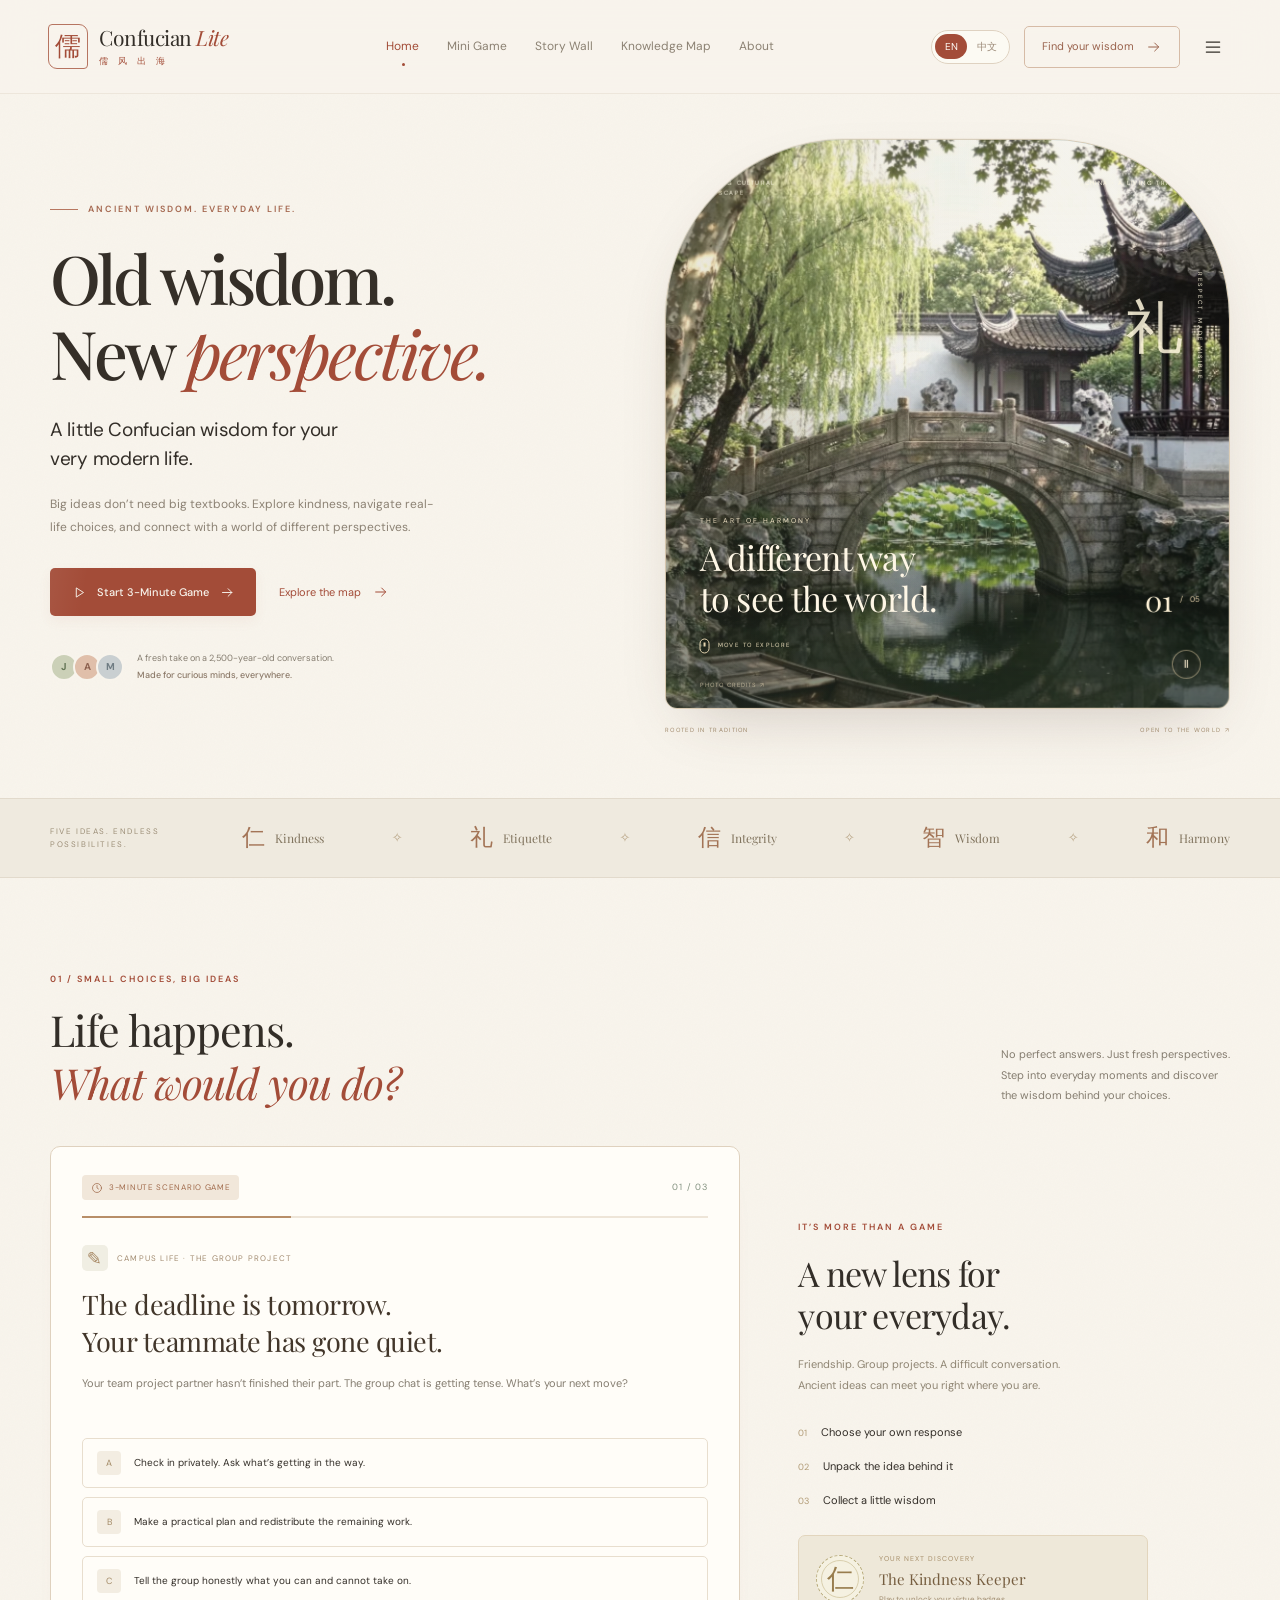
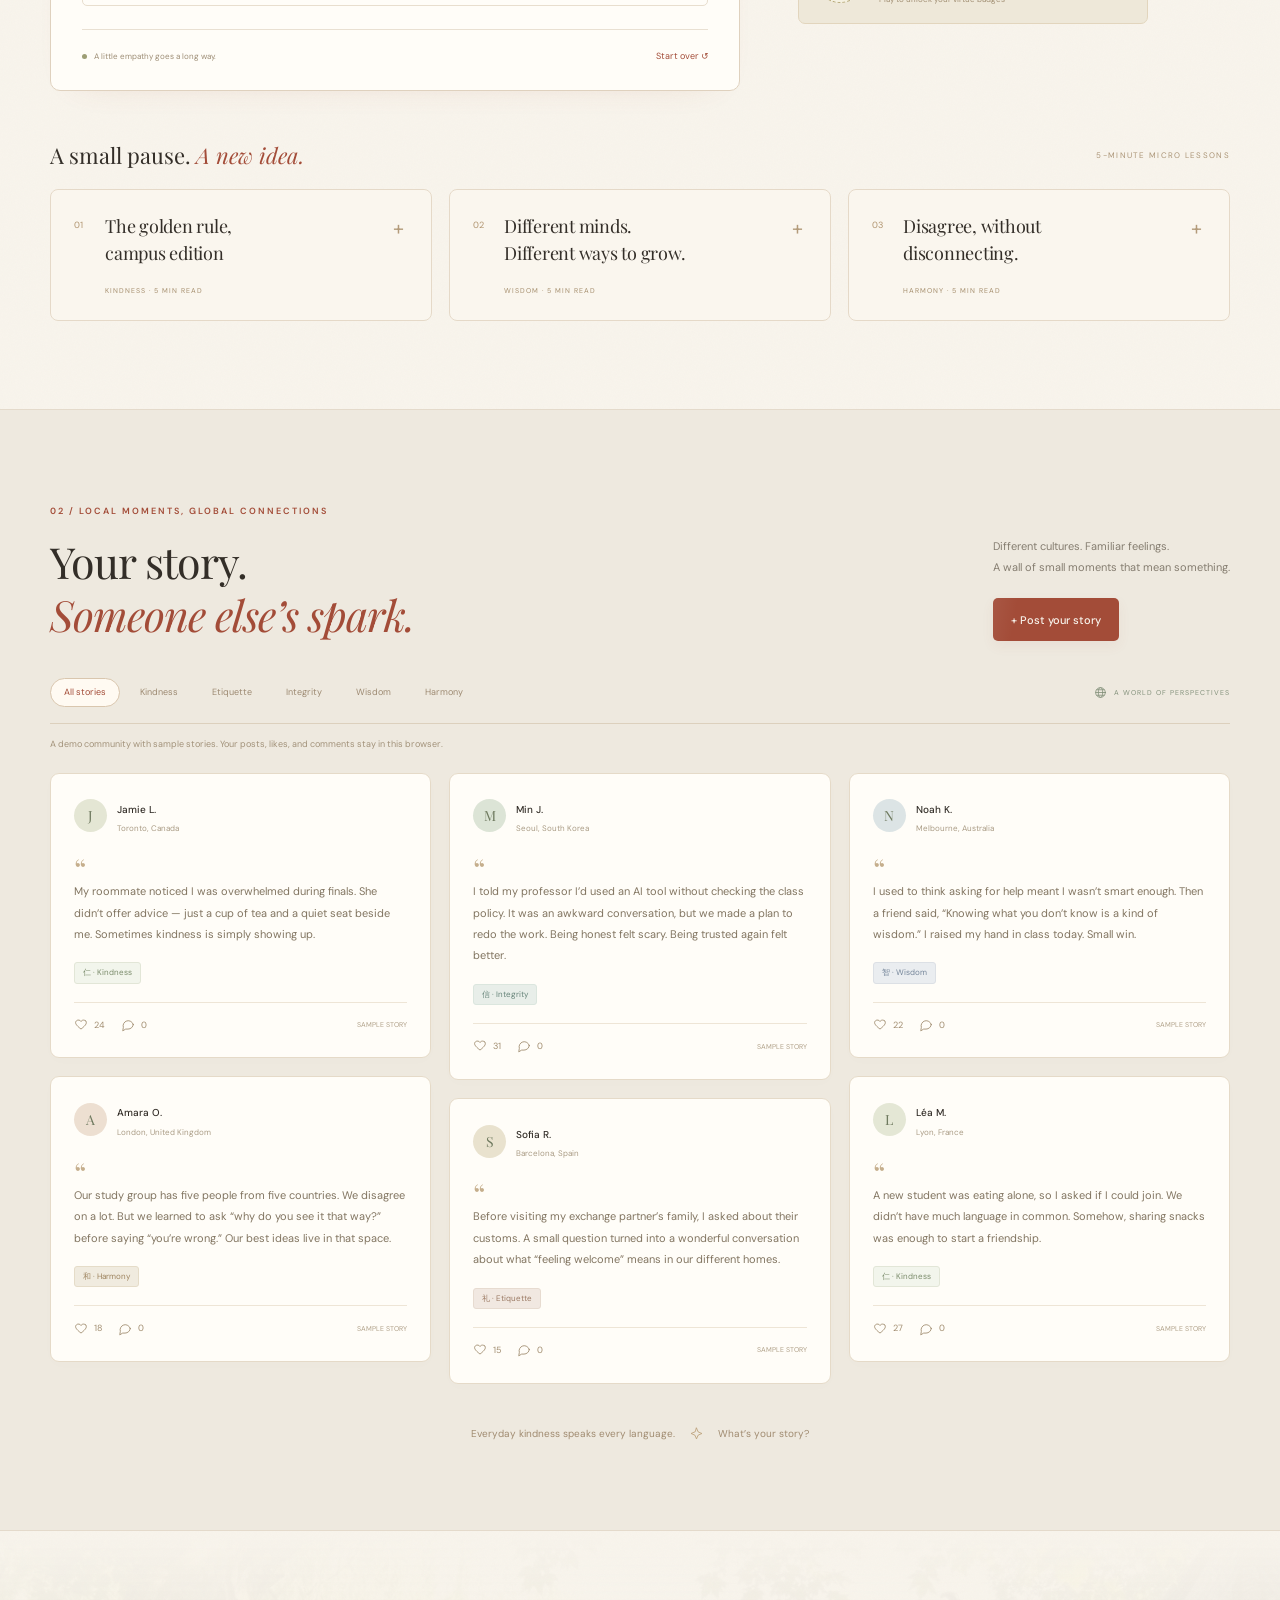
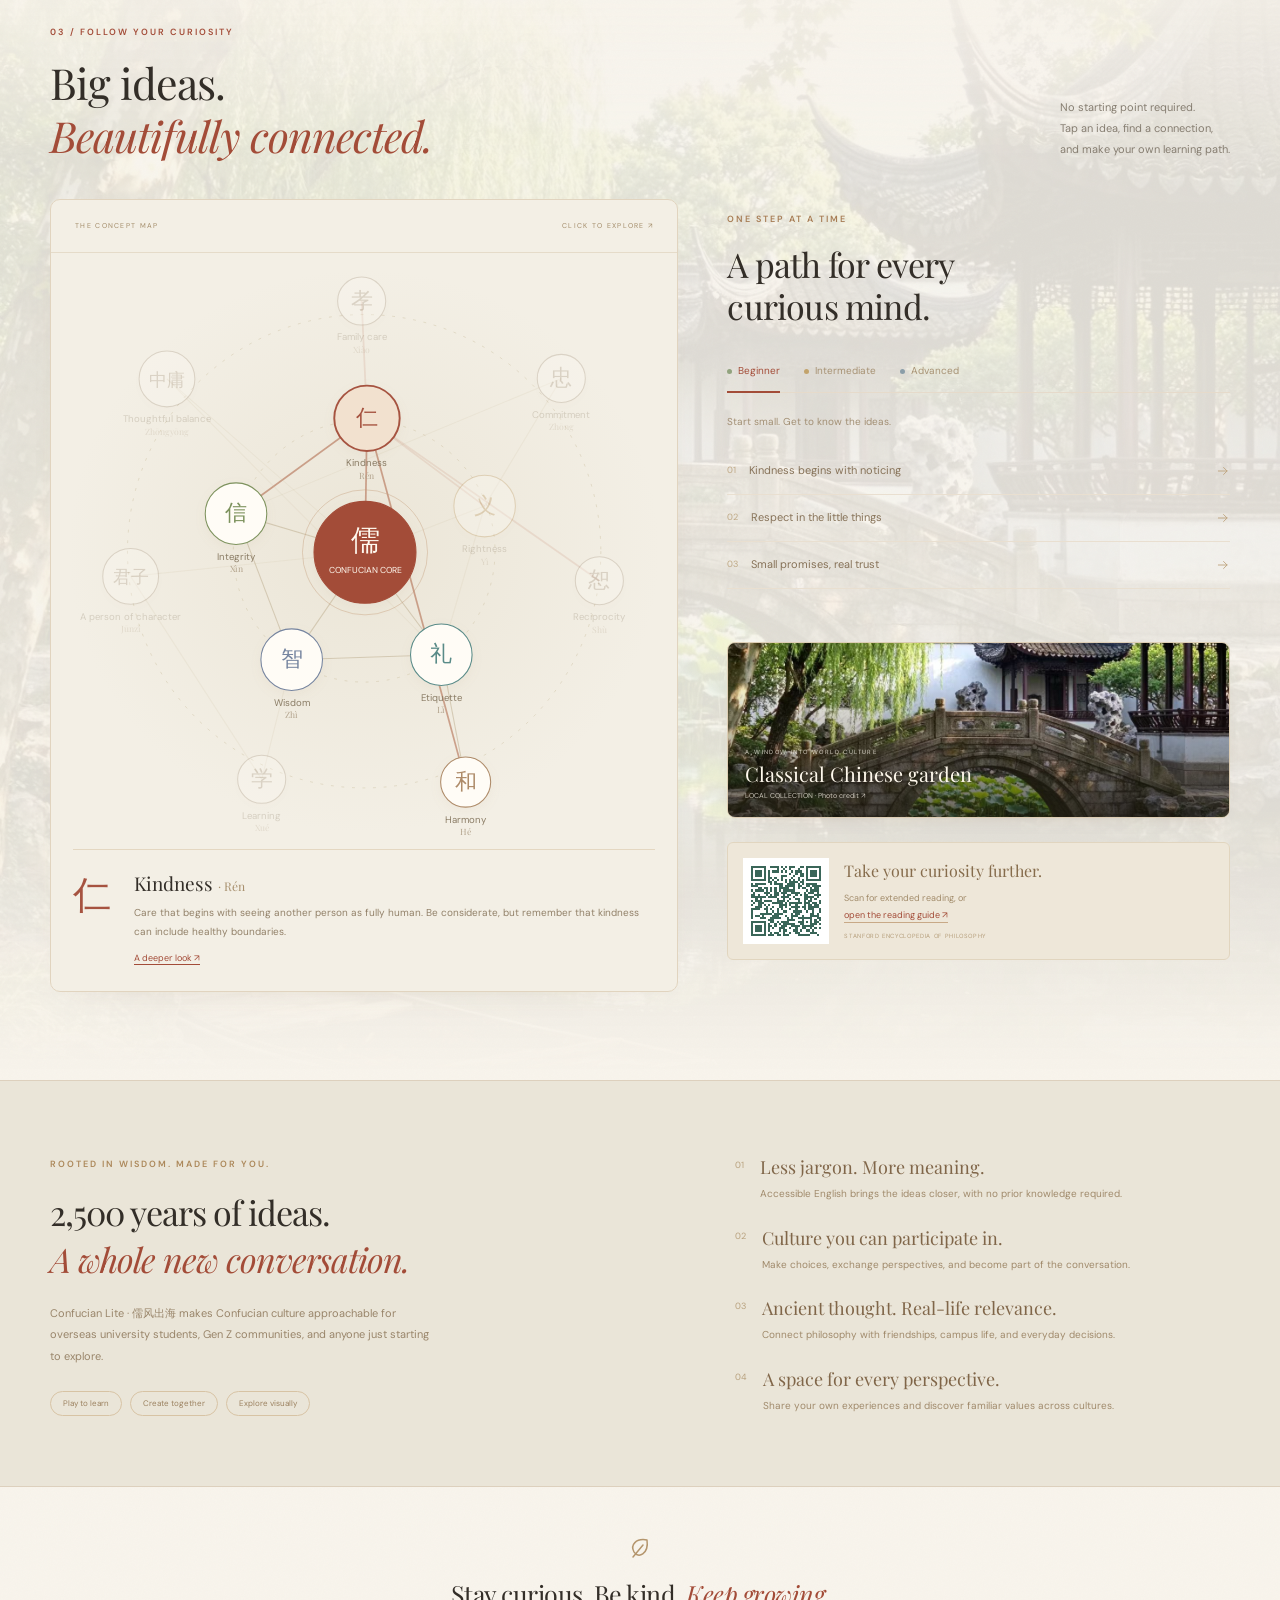
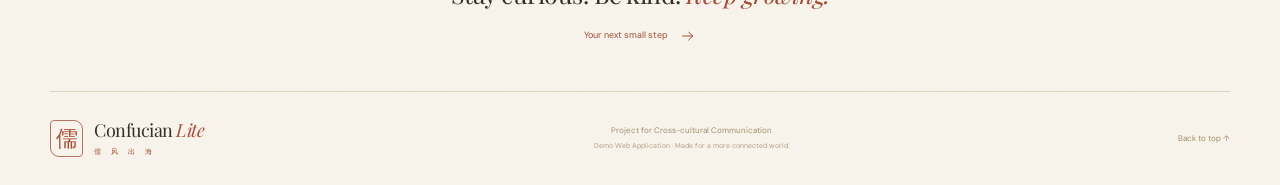
<file: index.html>
<!doctype html>
<html lang="en">
<head>
  <meta charset="UTF-8">
  <meta name="viewport" content="width=device-width, initial-scale=1">
  <meta name="theme-color" content="#3A6659">
  <meta name="description" content="A little ancient wisdom for your very modern life. Explore Confucian ideas through playful choices, real stories, and a living concept map.">
  <meta property="og:title" content="Confucian Lite — Old wisdom. New perspective.">
  <meta property="og:description" content="Play a little. Share a story. Find wisdom in everyday life.">
  <title>Confucian Lite · Wisdom for Modern Youth</title>
  <link rel="icon" href="./favicon.svg" type="image/svg+xml">
  <link rel="stylesheet" href="./styles.css">
  <link rel="stylesheet" href="./refinement.css">
  <link rel="stylesheet" href="./depth.css">
  <script src="./app.js" defer></script>
  <script src="./landmarks.js" defer></script>
  <script src="./depth.js" defer></script>
</head>
<body>
  <svg class="icon-defs" aria-hidden="true"><defs>
    <symbol id="i-arrow" viewBox="0 0 24 24"><path d="M4 12h15m-6-6 6 6-6 6"/></symbol>
    <symbol id="i-leaf" viewBox="0 0 24 24"><path d="M19 4C8 2 2 9 6 16s15 2 13-12ZM5 21l10-12"/></symbol>
    <symbol id="i-play" viewBox="0 0 24 24"><path d="m9 5 11 7-11 7Z"/></symbol>
    <symbol id="i-book" viewBox="0 0 24 24"><path d="M12 6v15M3 4c4-1 7 0 9 2 2-2 5-3 9-2v15c-4-1-7 0-9 2-2-2-5-3-9-2Z"/></symbol>
    <symbol id="i-heart" viewBox="0 0 24 24"><path d="M20 5c-3-3-7-1-8 1-1-2-5-4-8-1s-1 7 8 14c9-7 11-11 8-14Z"/></symbol>
    <symbol id="i-chat" viewBox="0 0 24 24"><path d="M21 11a9 8 0 0 1-9 8H8l-5 3 1-6a8 8 0 1 1 17-5Z"/></symbol>
    <symbol id="i-globe" viewBox="0 0 24 24"><circle cx="12" cy="12" r="9"/><ellipse cx="12" cy="12" rx="4" ry="9"/><path d="M3 12h18M5 7h14M5 17h14"/></symbol>
    <symbol id="i-spark" viewBox="0 0 24 24"><path d="m12 2 3 7 7 3-7 3-3 7-3-7-7-3 7-3Z"/></symbol>
    <symbol id="i-clock" viewBox="0 0 24 24"><circle cx="12" cy="12" r="9"/><path d="M12 7v5l3 2"/></symbol>
    <symbol id="i-check" viewBox="0 0 24 24"><path d="m5 12 4 4L20 5"/></symbol>
    <symbol id="i-close" viewBox="0 0 24 24"><path d="m6 6 12 12M6 18 18 6"/></symbol>
    <symbol id="i-menu" viewBox="0 0 24 24"><path d="M4 6h16M4 12h16M4 18h16"/></symbol>
    <symbol id="i-compass" viewBox="0 0 24 24"><circle cx="12" cy="12" r="9"/><path d="m16 8-3 5-5 3 3-5Z"/></symbol>
  </defs></svg>
  <a class="skip-link" href="#main">Skip to content</a>
  <header class="site-header">
    <a class="brand" href="#home" aria-label="Confucian Lite home"><span class="brand-mark">儒</span><span>Confucian <i>Lite</i><small>儒 风 出 海</small></span></a>
    <nav id="main-nav" aria-label="Main navigation">
      <a class="nav-link active" href="#home">Home</a><a class="nav-link" href="#game">Mini Game</a><a class="nav-link" href="#stories">Story Wall</a><a class="nav-link" href="#knowledge">Knowledge Map</a><a class="nav-link" href="#about">About</a>
    </nav>
    <div class="header-actions"><div class="language-switch" aria-label="Language version"><a href="./index.html" lang="en" aria-current="page">EN</a><a href="./zh.html" lang="zh-CN">中文</a></div><a class="nav-cta" href="#game">Find your wisdom <svg class="icon"><use href="#i-arrow"/></svg></a>
    <button class="menu-toggle icon-button" aria-label="Open navigation" aria-expanded="false" aria-controls="main-nav"><svg class="icon"><use href="#i-menu"/></svg></button></div>
  </header>
  <main id="main">
    <section class="hero page-width" id="home">
      <div class="hero-copy">
        <span class="eyebrow"><span class="little-line"></span> ANCIENT WISDOM. EVERYDAY LIFE.</span>
        <h1>Old wisdom.<br>New <em>perspective.</em></h1>
        <p class="hero-subtitle">A little Confucian wisdom for your<br class="desktop-only"> very modern life.</p>
        <p class="hero-description">Big ideas don’t need big textbooks. Explore kindness, navigate real-life choices, and connect with a world of different perspectives.</p>
        <div class="hero-actions"><a class="button primary" href="#game"><svg class="icon"><use href="#i-play"/></svg>Start 3-Minute Game <svg class="icon"><use href="#i-arrow"/></svg></a><a class="text-link" href="#knowledge">Explore the map <svg class="icon"><use href="#i-arrow"/></svg></a></div>
        <div class="hero-note"><span class="mini-avatars"><b>J</b><b>A</b><b>M</b></span><span>A fresh take on a 2,500-year-old conversation.<br><strong>Made for curious minds, everywhere.</strong></span></div>
      </div>
      <div class="hero-art" aria-label="An original illustration of tranquil mountains, a rising sun, and a pine tree">
        <span class="art-caption">LEARN A LITTLE. LIVE A LITTLE WISER.</span>
        <svg class="landscape" viewBox="0 0 600 610" role="img" aria-label="Minimal Chinese landscape in soft green and warm ochre">
          <defs><linearGradient id="art-bg" x2="0" y2="1"><stop stop-color="#e8e9dd"/><stop offset="1" stop-color="#f0ede3"/></linearGradient><linearGradient id="mountain" x2="0" y2="1"><stop stop-color="#7f9a89"/><stop offset="1" stop-color="#d8dfd1"/></linearGradient><clipPath id="arch"><path d="M80 560V254a220 220 0 0 1 440 0v306Z"/></clipPath></defs>
          <g clip-path="url(#arch)"><path fill="url(#art-bg)" d="M0 0h600v610H0z"/><circle cx="367" cy="183" r="66" fill="#c9aa87" opacity=".8"/><path d="m-20 420 95-98 75 40 118-145 86 107 82-71 150 185v160H0" fill="#b3c2b1" opacity=".6"/><path d="m-40 468 141-94 88 32 98-110 95 103 76-38 160 115v150H0" fill="url(#mountain)"/><path d="m190 404 96-108 16 71-28-13-11 36-22-3Z" fill="#eff0e6" opacity=".6"/><path d="M0 499q150-71 283-5t317-20v150H0" fill="#dfe4d7"/><path d="M70 511q144-17 216 11t214 3M131 537q78-10 152 9t146 5M231 570q94 0 165-6" fill="none" stroke="#a3b5a5" stroke-width="1.2"/>
          <g fill="none" stroke="#466957" stroke-linecap="round"><path d="M102 573q65-125 52-265m-13 122q43-76 137-103m-123 34q-51-44-84-42m87 81q44-17 61-64" stroke-width="9"/><path d="m157 356 19-78m31 76 51-57m-98 4-51-27" stroke-width="4"/></g>
          <g fill="#466957"><ellipse cx="117" cy="280" rx="70" ry="15" transform="rotate(-12 117 280)"/><ellipse cx="191" cy="277" rx="55" ry="14" transform="rotate(8 191 277)"/><ellipse cx="87" cy="314" rx="60" ry="14" transform="rotate(-9 87 314)"/><ellipse cx="259" cy="301" rx="72" ry="15" transform="rotate(-9 259 301)"/><ellipse cx="287" cy="322" rx="56" ry="13"/><ellipse cx="207" cy="333" rx="58" ry="13" transform="rotate(9 207 333)"/></g>
          <path d="m415 424 24-8 22 8m-22-8v22m-11 1h25" fill="none" stroke="#718776" stroke-width="2"/><path d="m347 242 7-4 7 3m25-19 6-4 6 3" fill="none" stroke="#718776" stroke-width="2"/>
          </g><path d="M80 560V254a220 220 0 0 1 440 0v306" fill="none" stroke="#d4d9ca"/><text x="455" y="235" fill="#466957" font-family="Georgia,serif" font-size="27" writing-mode="tb">和 而 不 同</text><rect x="450" y="363" width="24" height="31" rx="2" fill="#aa7860"/><text x="455" y="385" fill="#f7f4ed" font-size="17">和</text>
        </svg>
        <div class="wisdom-note"><svg class="icon"><use href="#i-leaf"/></svg><div>Different paths.<br><em>Shared humanity.</em></div><span>和</span></div>
        <div class="art-bottom"><span>ROOTED IN TRADITION</span><span>OPEN TO THE WORLD ↗</span></div>
      </div>
    </section>
    <div class="virtue-ribbon"><div class="page-width"><span>FIVE IDEAS. ENDLESS POSSIBILITIES.</span><a href="#knowledge" data-concept-link="Kindness">仁 <i>Kindness</i></a><b>✧</b><a href="#knowledge" data-concept-link="Etiquette">礼 <i>Etiquette</i></a><b>✧</b><a href="#knowledge" data-concept-link="Integrity">信 <i>Integrity</i></a><b>✧</b><a href="#knowledge" data-concept-link="Wisdom">智 <i>Wisdom</i></a><b>✧</b><a href="#knowledge" data-concept-link="Harmony">和 <i>Harmony</i></a></div></div>
    <section class="section page-width" id="game">
      <div class="section-heading"><div><span class="eyebrow">01 / SMALL CHOICES, BIG IDEAS</span><h2>Life happens.<br><em>What would you do?</em></h2></div><p>No perfect answers. Just fresh perspectives.<br>Step into everyday moments and discover<br class="desktop-only"> the wisdom behind your choices.</p></div>
      <div class="game-layout">
        <div class="scenario-card">
          <div class="scenario-top"><span class="pill"><svg class="icon"><use href="#i-clock"/></svg>3-MINUTE SCENARIO GAME</span><span id="scenario-count">01 / 03</span></div>
          <div class="game-progress" aria-label="Game progress"><span id="game-progress-fill"></span></div>
          <div class="scenario-context"><span class="context-icon" id="scenario-emoji">✎</span><span id="scenario-category">CAMPUS LIFE · THE GROUP PROJECT</span></div>
          <h3 id="scenario-title">The deadline is tomorrow.<br>Your teammate has gone quiet.</h3>
          <p id="scenario-description">Your team project partner hasn’t finished their part. The group chat is getting tense. What’s your next move?</p>
          <div class="choices" id="game-choices"></div>
          <div class="scenario-footer"><span><span class="status-dot"></span> A little empathy goes a long way.</span><button class="quiet-button" id="restart-game">Start over ↺</button></div>
        </div>
        <aside class="game-aside"><span class="eyebrow">IT’S MORE THAN A GAME</span><h3>A new lens for<br>your everyday.</h3><p>Friendship. Group projects. A difficult conversation. Ancient ideas can meet you right where you are.</p><ul class="feature-list"><li><span>01</span>Choose your own response</li><li><span>02</span>Unpack the idea behind it</li><li><span>03</span>Collect a little wisdom</li></ul><div class="badge-preview"><span class="badge-seal">仁</span><div><small>YOUR NEXT DISCOVERY</small><strong>The Kindness Keeper</strong><span>Play to unlock your virtue badges</span></div></div></aside>
      </div>
      <div class="micro-heading"><h3>A small pause. <em>A new idea.</em></h3><span>5-MINUTE MICRO LESSONS</span></div>
      <div class="lesson-grid">
        <details class="lesson"><summary><span class="lesson-number">01</span><span class="lesson-title">The golden rule,<br>campus edition</span><span class="lesson-open">+</span><span class="lesson-meta">KINDNESS · 5 MIN READ</span></summary><div class="lesson-body"><p>“Do not do to others what you do not want done to yourself.” This idea, associated with Analects 15.24, starts with a simple pause: how would this feel from the other side?</p><p>Before sharing an embarrassing photo, ask for permission. Before dismissing a classmate’s question, remember your first day. Reciprocity turns an abstract principle into a daily habit.</p><strong>Try it today:</strong> Think of one small boundary you value. Offer someone else the same consideration.</div></details>
        <details class="lesson"><summary><span class="lesson-number">02</span><span class="lesson-title">Different minds.<br>Different ways to grow.</span><span class="lesson-open">+</span><span class="lesson-meta">WISDOM · 5 MIN READ</span></summary><div class="lesson-body"><p>In the Analects, Confucius sometimes gives different advice to different students. Learning is personal: a cautious friend might need encouragement, while an impulsive friend may benefit from reflection.</p><p>On campus, this can mean adjusting how you study, mentor, or collaborate. Treating people with equal care does not require treating everyone identically.</p><strong>Try it today:</strong> Ask a teammate what kind of support helps them learn best.</div></details>
        <details class="lesson"><summary><span class="lesson-number">03</span><span class="lesson-title">Disagree, without<br>disconnecting.</span><span class="lesson-open">+</span><span class="lesson-meta">HARMONY · 5 MIN READ</span></summary><div class="lesson-body"><p>Harmony is not the same as agreement. Analects 13.23 contrasts harmony with mere sameness: people can remain connected while holding different views.</p><p>In a debate, name what you have understood before explaining where you differ. Respect does not demand silence about unfairness; thoughtful disagreement can strengthen a group.</p><strong>Try it today:</strong> Begin a difficult conversation with “I see why that matters to you.”</div></details>
      </div>
    </section>
    <section class="stories-section" id="stories"><div class="page-width section">
      <div class="section-heading"><div><span class="eyebrow">02 / LOCAL MOMENTS, GLOBAL CONNECTIONS</span><h2>Your story.<br><em>Someone else’s spark.</em></h2></div><div class="heading-action"><p>Different cultures. Familiar feelings.<br>A wall of small moments that mean something.</p><button class="button primary" id="open-story">+ Post your story</button></div></div>
      <div class="story-toolbar"><div class="filter-tabs" id="story-filters" role="group" aria-label="Filter stories by virtue"><button class="filter active" data-filter="All">All stories</button><button class="filter" data-filter="Kindness">Kindness</button><button class="filter" data-filter="Etiquette">Etiquette</button><button class="filter" data-filter="Integrity">Integrity</button><button class="filter" data-filter="Wisdom">Wisdom</button><button class="filter" data-filter="Harmony">Harmony</button></div><span class="community-label"><svg class="icon"><use href="#i-globe"/></svg>A WORLD OF PERSPECTIVES</span></div>
      <p class="demo-note">A demo community with sample stories. Your posts, likes, and comments stay in this browser.</p><div class="story-grid" id="story-grid"></div>
      <div class="story-invitation"><span>Everyday kindness speaks every language.</span><svg class="icon"><use href="#i-spark"/></svg><span>What’s your story?</span></div>
    </div></section>
    <section class="section page-width" id="knowledge">
      <div class="section-heading"><div><span class="eyebrow">03 / FOLLOW YOUR CURIOSITY</span><h2>Big ideas.<br><em>Beautifully connected.</em></h2></div><p>No starting point required.<br>Tap an idea, find a connection,<br class="desktop-only"> and make your own learning path.</p></div>
      <div class="knowledge-layout"><div class="concept-panel"><div class="panel-heading"><span>THE CONCEPT MAP</span><span>CLICK TO EXPLORE ↗</span></div><div class="concept-map"><svg class="map-lines" viewBox="0 0 500 390" aria-hidden="true"><path d="M250 195 250 54M250 195 425 153M250 195 360 325M250 195 140 325M250 195 75 153"/></svg><div class="core-node"><span>儒</span><strong>Confucian<br>Core</strong></div><button class="concept-node node-kindness selected" data-concept="Kindness" aria-pressed="true"><span>仁</span><strong>Kindness</strong></button><button class="concept-node node-etiquette" data-concept="Etiquette" aria-pressed="false"><span>礼</span><strong>Etiquette</strong></button><button class="concept-node node-integrity" data-concept="Integrity" aria-pressed="false"><span>信</span><strong>Integrity</strong></button><button class="concept-node node-wisdom" data-concept="Wisdom" aria-pressed="false"><span>智</span><strong>Wisdom</strong></button><button class="concept-node node-harmony" data-concept="Harmony" aria-pressed="false"><span>和</span><strong>Harmony</strong></button></div><div class="concept-detail" id="concept-detail" aria-live="polite"></div></div>
      <div class="learning-panel"><span class="eyebrow">ONE STEP AT A TIME</span><h3>A path for every<br>curious mind.</h3><div class="level-tabs" role="tablist" aria-label="Learning level"><button role="tab" id="tab-beginner" aria-selected="true" aria-controls="learning-content" data-level="Beginner" class="active">Beginner</button><button role="tab" id="tab-intermediate" aria-selected="false" aria-controls="learning-content" data-level="Intermediate" tabindex="-1">Intermediate</button><button role="tab" id="tab-advanced" aria-selected="false" aria-controls="learning-content" data-level="Advanced" tabindex="-1">Advanced</button></div><div id="learning-content" role="tabpanel" aria-labelledby="tab-beginner" tabindex="0"></div><div class="reading-box"><a class="qr-link" href="https://plato.stanford.edu/entries/confucius/" target="_blank" rel="noopener noreferrer" aria-label="Open extended reading about Confucius"><img src="./assets/reading-qr.svg" alt="QR code linking to Stanford Encyclopedia of Philosophy: Confucius" width="78" height="78"></a><div><strong>Take your curiosity further.</strong><p>Scan for extended reading, or<br><a href="https://plato.stanford.edu/entries/confucius/" target="_blank" rel="noopener noreferrer">open the reading guide ↗</a></p><small>STANFORD ENCYCLOPEDIA OF PHILOSOPHY</small></div></div></div></div>
    </section>
    <section class="about-section" id="about"><div class="page-width about-inner"><div class="about-intro"><span class="eyebrow">ROOTED IN WISDOM. MADE FOR YOU.</span><h2>2,500 years of ideas.<br><em>A whole new conversation.</em></h2><p>Confucian Lite · 儒风出海 makes Confucian culture approachable for overseas university students, Gen Z communities, and anyone just starting to explore.</p><div class="about-tags"><span>Play to learn</span><span>Create together</span><span>Explore visually</span></div></div><div class="about-points"><div><span>01</span><div><h3>Less jargon. More meaning.</h3><p>Accessible English brings the ideas closer, with no prior knowledge required.</p></div></div><div><span>02</span><div><h3>Culture you can participate in.</h3><p>Make choices, exchange perspectives, and become part of the conversation.</p></div></div><div><span>03</span><div><h3>Ancient thought. Real-life relevance.</h3><p>Connect philosophy with friendships, campus life, and everyday decisions.</p></div></div><div><span>04</span><div><h3>A space for every perspective.</h3><p>Share your own experiences and discover familiar values across cultures.</p></div></div></div></div></section>
    <section class="closing page-width"><svg class="icon"><use href="#i-leaf"/></svg><p>Stay curious. Be kind. <em>Keep growing.</em></p><a href="#game" class="text-link">Your next small step <svg class="icon"><use href="#i-arrow"/></svg></a></section>
  </main>
  <footer class="site-footer page-width"><a class="brand" href="#home"><span class="brand-mark">儒</span><span>Confucian <i>Lite</i><small>儒 风 出 海</small></span></a><p>Project for Cross-cultural Communication<br><span>Demo Web Application · Made for a more connected world.</span></p><a class="back-top" href="#home">Back to top ↑</a></footer>
  <dialog id="result-dialog" class="modal result-modal" aria-labelledby="result-title"><button class="modal-close icon-button" data-close aria-label="Close result"><svg class="icon"><use href="#i-close"/></svg></button><div id="result-content"></div></dialog>
  <dialog id="story-dialog" class="modal" aria-labelledby="story-form-title"><button class="modal-close icon-button" data-close aria-label="Close story form"><svg class="icon"><use href="#i-close"/></svg></button><span class="eyebrow">YOUR VOICE BELONGS HERE</span><h2 id="story-form-title">Small moment.<br><em>Meaningful story.</em></h2><p class="modal-intro">Share a real-life moment of kindness, respect, or a lesson learned.</p><form id="story-form"><label for="story-name">Your name</label><input id="story-name" name="name" maxlength="40" placeholder="What should we call you?" required><label class="checkbox-label"><input type="checkbox" id="story-anonymous" name="anonymous"> Share anonymously</label><label for="story-text">Your story <span>(English)</span></label><textarea id="story-text" name="story" minlength="10" maxlength="800" rows="5" placeholder="It started with a small moment…" required></textarea><div class="field-hint"><span>10–800 characters · Please keep personal details private.</span><span id="story-char-count">0 / 800</span></div><label for="story-virtue">Tag a virtue <span>(optional)</span></label><select id="story-virtue" name="virtue"><option value="">Choose a virtue</option><option>Kindness</option><option>Etiquette</option><option>Integrity</option><option>Wisdom</option><option>Harmony</option></select><button class="button primary full-width" type="submit">Add my story <svg class="icon"><use href="#i-arrow"/></svg></button><p class="form-note">Demo mode: saved on this device, visible in this browser.</p></form></dialog>
  <dialog id="comments-dialog" class="modal" aria-labelledby="comments-title"><button class="modal-close icon-button" data-close aria-label="Close comments"><svg class="icon"><use href="#i-close"/></svg></button><span class="eyebrow">KEEP THE CONVERSATION GOING</span><h2 id="comments-title">A little <em>exchange.</em></h2><div id="comment-story"></div><div id="comment-list"></div><form id="comment-form"><label for="comment-text">Your perspective</label><textarea id="comment-text" maxlength="300" minlength="2" rows="3" required placeholder="What did this story make you think of?"></textarea><button type="submit" class="button primary full-width">Add comment <svg class="icon"><use href="#i-arrow"/></svg></button></form><p class="form-note">Comments are saved in this browser only.</p></dialog>
  <div class="toast" id="toast" role="status" aria-live="polite"></div>
</body>
</html>
</file>
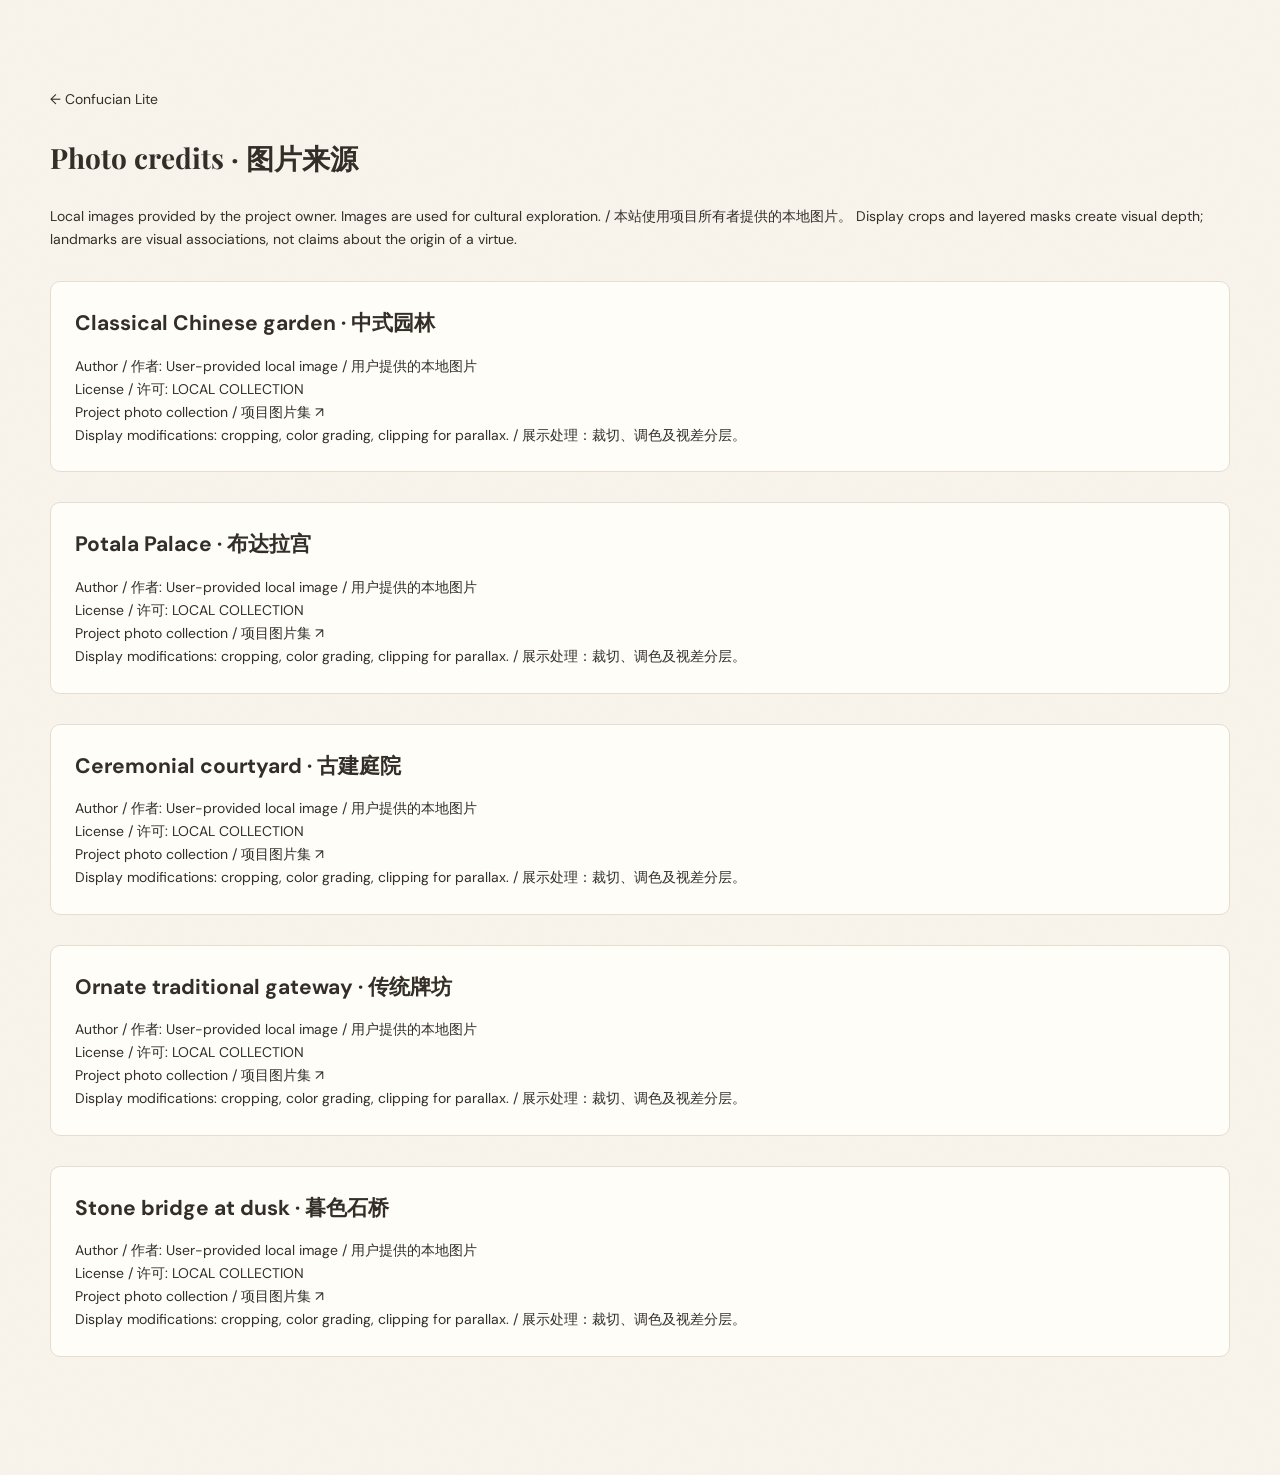
<file: credits.html>
<!doctype html><html lang="en"><meta charset="utf-8"><meta name="viewport" content="width=device-width,initial-scale=1"><title>Image collection · 图片资料</title><link rel="stylesheet" href="./styles.css"><link rel="stylesheet" href="./refinement.css"><main class="page-width section"><a href="./index.html">← Confucian Lite</a><h1 style="font-family:var(--serif);margin:24px 0">Photo credits · 图片来源</h1><p>Local images provided by the project owner. Images are used for cultural exploration. / 本站使用项目所有者提供的本地图片。 Display crops and layered masks create visual depth; landmarks are visual associations, not claims about the origin of a virtue.</p><article style="margin:30px 0;padding:24px;background:var(--white);border:1px solid var(--line);border-radius:10px"><h2>Classical Chinese garden · 中式园林</h2><p style="margin-top:14px">Author / 作者: User-provided local image / 用户提供的本地图片</p><p>License / 许可: <a href="./credits.html">LOCAL COLLECTION</a></p><a href="./credits.html" target="_blank" rel="noopener">Project photo collection / 项目图片集 ↗</a><p>Display modifications: cropping, color grading, clipping for parallax. / 展示处理：裁切、调色及视差分层。</p></article><article style="margin:30px 0;padding:24px;background:var(--white);border:1px solid var(--line);border-radius:10px"><h2>Potala Palace · 布达拉宫</h2><p style="margin-top:14px">Author / 作者: User-provided local image / 用户提供的本地图片</p><p>License / 许可: <a href="./credits.html">LOCAL COLLECTION</a></p><a href="./credits.html" target="_blank" rel="noopener">Project photo collection / 项目图片集 ↗</a><p>Display modifications: cropping, color grading, clipping for parallax. / 展示处理：裁切、调色及视差分层。</p></article><article style="margin:30px 0;padding:24px;background:var(--white);border:1px solid var(--line);border-radius:10px"><h2>Ceremonial courtyard · 古建庭院</h2><p style="margin-top:14px">Author / 作者: User-provided local image / 用户提供的本地图片</p><p>License / 许可: <a href="./credits.html">LOCAL COLLECTION</a></p><a href="./credits.html" target="_blank" rel="noopener">Project photo collection / 项目图片集 ↗</a><p>Display modifications: cropping, color grading, clipping for parallax. / 展示处理：裁切、调色及视差分层。</p></article><article style="margin:30px 0;padding:24px;background:var(--white);border:1px solid var(--line);border-radius:10px"><h2>Ornate traditional gateway · 传统牌坊</h2><p style="margin-top:14px">Author / 作者: User-provided local image / 用户提供的本地图片</p><p>License / 许可: <a href="./credits.html">LOCAL COLLECTION</a></p><a href="./credits.html" target="_blank" rel="noopener">Project photo collection / 项目图片集 ↗</a><p>Display modifications: cropping, color grading, clipping for parallax. / 展示处理：裁切、调色及视差分层。</p></article><article style="margin:30px 0;padding:24px;background:var(--white);border:1px solid var(--line);border-radius:10px"><h2>Stone bridge at dusk · 暮色石桥</h2><p style="margin-top:14px">Author / 作者: User-provided local image / 用户提供的本地图片</p><p>License / 许可: <a href="./credits.html">LOCAL COLLECTION</a></p><a href="./credits.html" target="_blank" rel="noopener">Project photo collection / 项目图片集 ↗</a><p>Display modifications: cropping, color grading, clipping for parallax. / 展示处理：裁切、调色及视差分层。</p></article></main></html>
</file>
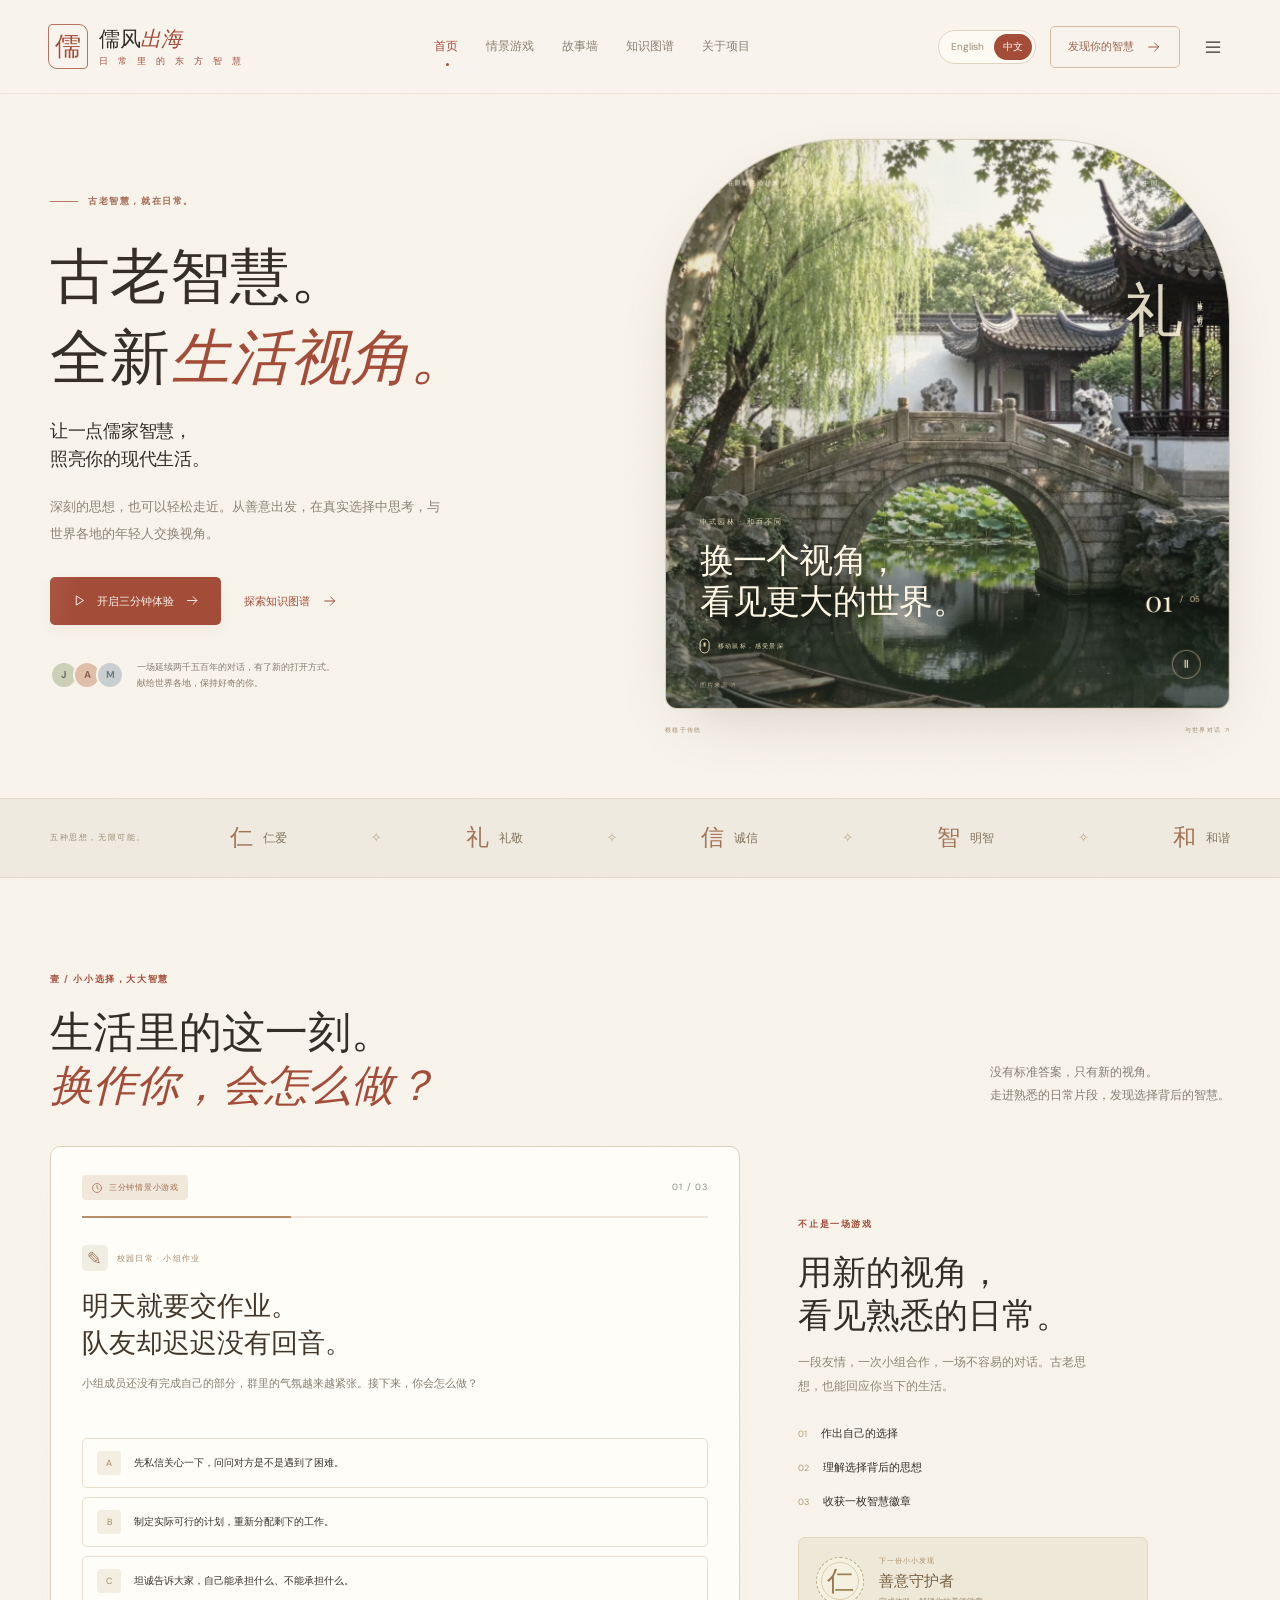
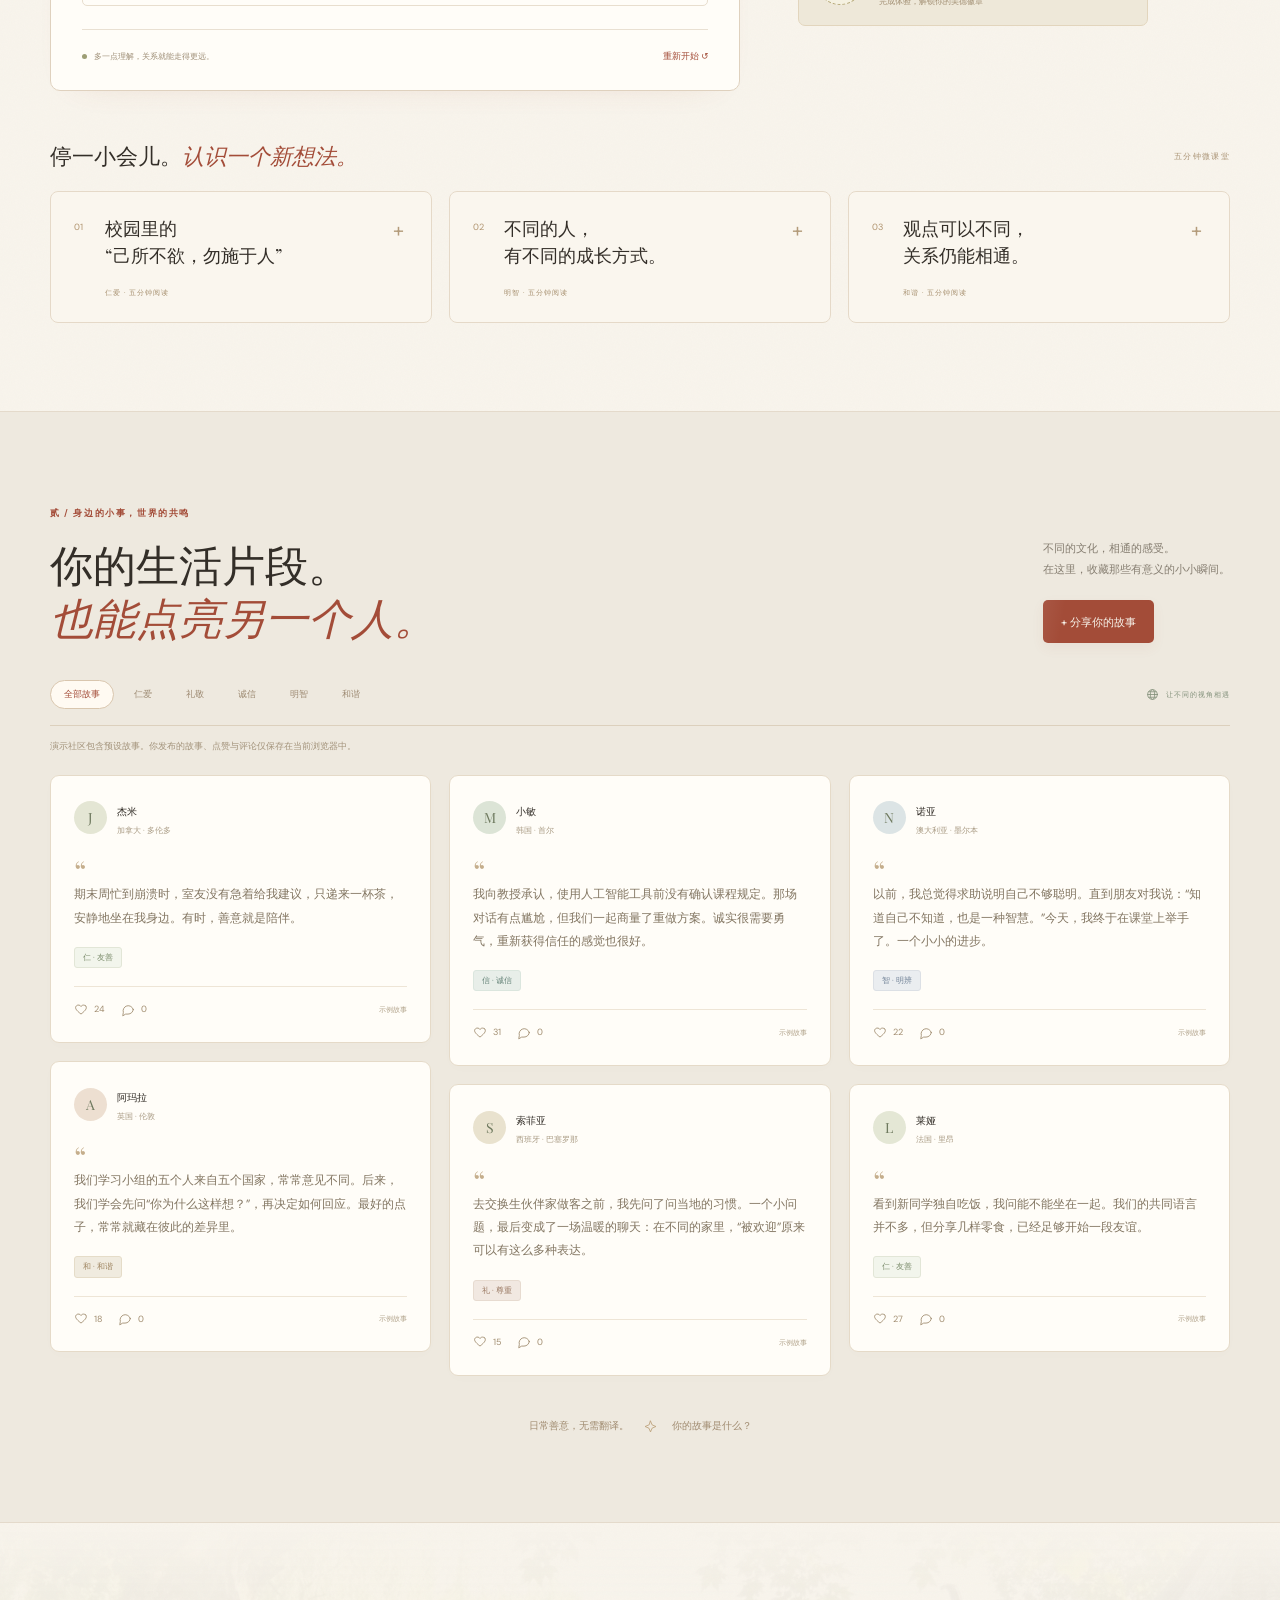
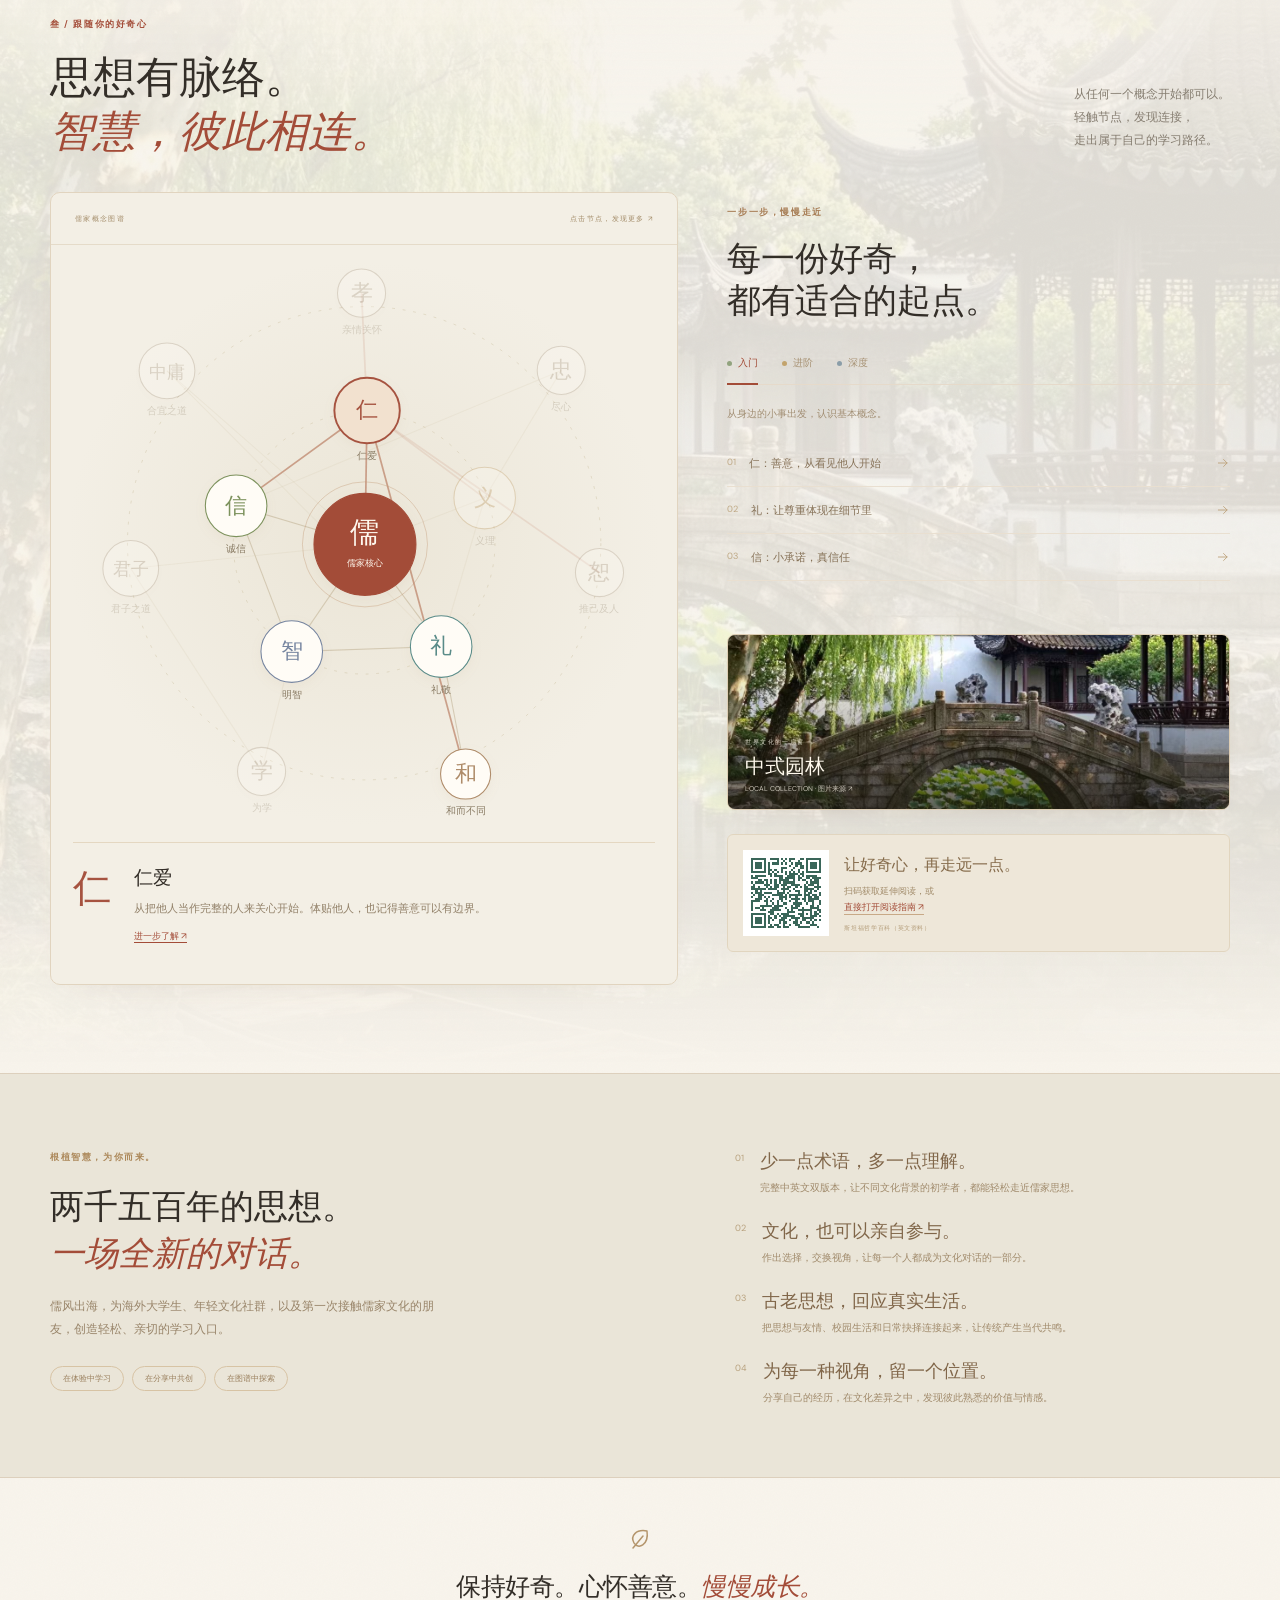
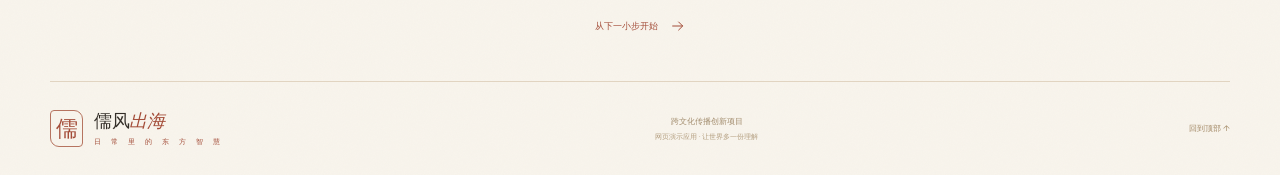
<file: zh.html>
<!doctype html>
<html lang="zh-CN">
<head>
  <meta charset="UTF-8">
  <meta name="viewport" content="width=device-width, initial-scale=1">
  <meta name="theme-color" content="#3A6659">
  <meta name="description" content="在日常选择、真实故事和动态知识图谱中，发现儒家文化与现代生活的连接。">
  <meta property="og:title" content="儒风出海 — 古老智慧，全新视角">
  <meta property="og:description" content="玩一个情景游戏，分享一段生活故事，在日常中发现智慧。">
  <title>儒风出海 · 让古老智慧走进年轻生活</title>
  <link rel="icon" href="./favicon.svg" type="image/svg+xml">
  <link rel="stylesheet" href="./styles.css">
  <link rel="stylesheet" href="./refinement.css">
  <link rel="stylesheet" href="./depth.css">
  <script src="./app.js" defer></script>
  <script src="./landmarks.js" defer></script>
  <script src="./depth.js" defer></script>
</head>
<body>
  <svg class="icon-defs" aria-hidden="true"><defs>
    <symbol id="i-arrow" viewBox="0 0 24 24"><path d="M4 12h15m-6-6 6 6-6 6"/></symbol>
    <symbol id="i-leaf" viewBox="0 0 24 24"><path d="M19 4C8 2 2 9 6 16s15 2 13-12ZM5 21l10-12"/></symbol>
    <symbol id="i-play" viewBox="0 0 24 24"><path d="m9 5 11 7-11 7Z"/></symbol>
    <symbol id="i-book" viewBox="0 0 24 24"><path d="M12 6v15M3 4c4-1 7 0 9 2 2-2 5-3 9-2v15c-4-1-7 0-9 2-2-2-5-3-9-2Z"/></symbol>
    <symbol id="i-heart" viewBox="0 0 24 24"><path d="M20 5c-3-3-7-1-8 1-1-2-5-4-8-1s-1 7 8 14c9-7 11-11 8-14Z"/></symbol>
    <symbol id="i-chat" viewBox="0 0 24 24"><path d="M21 11a9 8 0 0 1-9 8H8l-5 3 1-6a8 8 0 1 1 17-5Z"/></symbol>
    <symbol id="i-globe" viewBox="0 0 24 24"><circle cx="12" cy="12" r="9"/><ellipse cx="12" cy="12" rx="4" ry="9"/><path d="M3 12h18M5 7h14M5 17h14"/></symbol>
    <symbol id="i-spark" viewBox="0 0 24 24"><path d="m12 2 3 7 7 3-7 3-3 7-3-7-7-3 7-3Z"/></symbol>
    <symbol id="i-clock" viewBox="0 0 24 24"><circle cx="12" cy="12" r="9"/><path d="M12 7v5l3 2"/></symbol>
    <symbol id="i-check" viewBox="0 0 24 24"><path d="m5 12 4 4L20 5"/></symbol>
    <symbol id="i-close" viewBox="0 0 24 24"><path d="m6 6 12 12M6 18 18 6"/></symbol>
    <symbol id="i-menu" viewBox="0 0 24 24"><path d="M4 6h16M4 12h16M4 18h16"/></symbol>
    <symbol id="i-compass" viewBox="0 0 24 24"><circle cx="12" cy="12" r="9"/><path d="m16 8-3 5-5 3 3-5Z"/></symbol>
  </defs></svg>
  <a class="skip-link" href="#main">跳转到正文</a>
  <header class="site-header">
    <a class="brand" href="#home" aria-label="儒风出海首页"><span class="brand-mark">儒</span><span>儒风<i>出海</i><small>日 常 里 的 东 方 智 慧</small></span></a>
    <nav id="main-nav" aria-label="主导航">
      <a class="nav-link active" href="#home">首页</a><a class="nav-link" href="#game">情景游戏</a><a class="nav-link" href="#stories">故事墙</a><a class="nav-link" href="#knowledge">知识图谱</a><a class="nav-link" href="#about">关于项目</a>
    </nav>
    <div class="header-actions"><div class="language-switch" aria-label="语言版本"><a href="./index.html" lang="en">English</a><a href="./zh.html" lang="zh-CN" aria-current="page">中文</a></div><a class="nav-cta" href="#game">发现你的智慧 <svg class="icon"><use href="#i-arrow"/></svg></a>
    <button class="menu-toggle icon-button" aria-label="打开导航" aria-expanded="false" aria-controls="main-nav"><svg class="icon"><use href="#i-menu"/></svg></button></div>
  </header>
  <main id="main">
    <section class="hero page-width" id="home">
      <div class="hero-copy">
        <span class="eyebrow"><span class="little-line"></span> 古老智慧，就在日常。</span>
        <h1>古老智慧。<br>全新<em>生活视角。</em></h1>
        <p class="hero-subtitle">让一点儒家智慧，<br class="desktop-only">照亮你的现代生活。</p>
        <p class="hero-description">深刻的思想，也可以轻松走近。从善意出发，在真实选择中思考，与世界各地的年轻人交换视角。</p>
        <div class="hero-actions"><a class="button primary" href="#game"><svg class="icon"><use href="#i-play"/></svg>开启三分钟体验 <svg class="icon"><use href="#i-arrow"/></svg></a><a class="text-link" href="#knowledge">探索知识图谱 <svg class="icon"><use href="#i-arrow"/></svg></a></div>
        <div class="hero-note"><span class="mini-avatars"><b>J</b><b>A</b><b>M</b></span><span>一场延续两千五百年的对话，有了新的打开方式。<br><strong>献给世界各地，保持好奇的你。</strong></span></div>
      </div>
      <div class="hero-art" aria-label="原创山水插画：远山、旭日与松树">
        <span class="art-caption">多了解一点，生活多一点智慧。</span>
        <svg class="landscape" viewBox="0 0 600 610" role="img" aria-label="柔和青绿与浅赭色的简约中国山水">
          <defs><linearGradient id="art-bg" x2="0" y2="1"><stop stop-color="#e8e9dd"/><stop offset="1" stop-color="#f0ede3"/></linearGradient><linearGradient id="mountain" x2="0" y2="1"><stop stop-color="#7f9a89"/><stop offset="1" stop-color="#d8dfd1"/></linearGradient><clipPath id="arch"><path d="M80 560V254a220 220 0 0 1 440 0v306Z"/></clipPath></defs>
          <g clip-path="url(#arch)"><path fill="url(#art-bg)" d="M0 0h600v610H0z"/><circle cx="367" cy="183" r="66" fill="#c9aa87" opacity=".8"/><path d="m-20 420 95-98 75 40 118-145 86 107 82-71 150 185v160H0" fill="#b3c2b1" opacity=".6"/><path d="m-40 468 141-94 88 32 98-110 95 103 76-38 160 115v150H0" fill="url(#mountain)"/><path d="m190 404 96-108 16 71-28-13-11 36-22-3Z" fill="#eff0e6" opacity=".6"/><path d="M0 499q150-71 283-5t317-20v150H0" fill="#dfe4d7"/><path d="M70 511q144-17 216 11t214 3M131 537q78-10 152 9t146 5M231 570q94 0 165-6" fill="none" stroke="#a3b5a5" stroke-width="1.2"/>
          <g fill="none" stroke="#466957" stroke-linecap="round"><path d="M102 573q65-125 52-265m-13 122q43-76 137-103m-123 34q-51-44-84-42m87 81q44-17 61-64" stroke-width="9"/><path d="m157 356 19-78m31 76 51-57m-98 4-51-27" stroke-width="4"/></g>
          <g fill="#466957"><ellipse cx="117" cy="280" rx="70" ry="15" transform="rotate(-12 117 280)"/><ellipse cx="191" cy="277" rx="55" ry="14" transform="rotate(8 191 277)"/><ellipse cx="87" cy="314" rx="60" ry="14" transform="rotate(-9 87 314)"/><ellipse cx="259" cy="301" rx="72" ry="15" transform="rotate(-9 259 301)"/><ellipse cx="287" cy="322" rx="56" ry="13"/><ellipse cx="207" cy="333" rx="58" ry="13" transform="rotate(9 207 333)"/></g>
          <path d="m415 424 24-8 22 8m-22-8v22m-11 1h25" fill="none" stroke="#718776" stroke-width="2"/><path d="m347 242 7-4 7 3m25-19 6-4 6 3" fill="none" stroke="#718776" stroke-width="2"/>
          </g><path d="M80 560V254a220 220 0 0 1 440 0v306" fill="none" stroke="#d4d9ca"/><text x="455" y="235" fill="#466957" font-family="Georgia,serif" font-size="27" writing-mode="tb">和 而 不 同</text><rect x="450" y="363" width="24" height="31" rx="2" fill="#aa7860"/><text x="455" y="385" fill="#f7f4ed" font-size="17">和</text>
        </svg>
        <div class="wisdom-note"><svg class="icon"><use href="#i-leaf"/></svg><div>路径各不相同。<br><em>关怀始终相通。</em></div><span>和</span></div>
        <div class="art-bottom"><span>根植于传统</span><span>与世界对话 ↗</span></div>
      </div>
    </section>
    <div class="virtue-ribbon"><div class="page-width"><span>五种思想，无限可能。</span><a href="#knowledge" data-concept-link="Kindness">仁 <i>仁爱</i></a><b>✧</b><a href="#knowledge" data-concept-link="Etiquette">礼 <i>礼敬</i></a><b>✧</b><a href="#knowledge" data-concept-link="Integrity">信 <i>诚信</i></a><b>✧</b><a href="#knowledge" data-concept-link="Wisdom">智 <i>明智</i></a><b>✧</b><a href="#knowledge" data-concept-link="Harmony">和 <i>和谐</i></a></div></div>
    <section class="section page-width" id="game">
      <div class="section-heading"><div><span class="eyebrow">壹 / 小小选择，大大智慧</span><h2>生活里的这一刻。<br><em>换作你，会怎么做？</em></h2></div><p>没有标准答案，只有新的视角。<br>走进熟悉的日常片段，发现选择背后的智慧。</p></div>
      <div class="game-layout">
        <div class="scenario-card">
          <div class="scenario-top"><span class="pill"><svg class="icon"><use href="#i-clock"/></svg>三分钟情景小游戏</span><span id="scenario-count">01 / 03</span></div>
          <div class="game-progress" aria-label="游戏进度"><span id="game-progress-fill"></span></div>
          <div class="scenario-context"><span class="context-icon" id="scenario-emoji">✎</span><span id="scenario-category">CAMPUS LIFE · THE GROUP PROJECT</span></div>
          <h3 id="scenario-title">The deadline is tomorrow.<br>Your teammate has gone quiet.</h3>
          <p id="scenario-description">Your team project partner hasn’t finished their part. The group chat is getting tense. What’s your next move?</p>
          <div class="choices" id="game-choices"></div>
          <div class="scenario-footer"><span><span class="status-dot"></span> 多一点理解，关系就能走得更远。</span><button class="quiet-button" id="restart-game">重新开始 ↺</button></div>
        </div>
        <aside class="game-aside"><span class="eyebrow">不止是一场游戏</span><h3>用新的视角，<br>看见熟悉的日常。</h3><p>一段友情，一次小组合作，一场不容易的对话。古老思想，也能回应你当下的生活。</p><ul class="feature-list"><li><span>01</span>作出自己的选择</li><li><span>02</span>理解选择背后的思想</li><li><span>03</span>收获一枚智慧徽章</li></ul><div class="badge-preview"><span class="badge-seal">仁</span><div><small>下一份小小发现</small><strong>善意守护者</strong><span>完成体验，解锁你的美德徽章</span></div></div></aside>
      </div>
      <div class="micro-heading"><h3>停一小会儿。<em>认识一个新想法。</em></h3><span>五分钟微课堂</span></div>
      <div class="lesson-grid">
        <details class="lesson"><summary><span class="lesson-number">01</span><span class="lesson-title">校园里的<br>“己所不欲，勿施于人”</span><span class="lesson-open">+</span><span class="lesson-meta">仁爱 · 五分钟阅读</span></summary><div class="lesson-body"><p>“己所不欲，勿施于人。”《论语·卫灵公》中的这句话，可以从一个简单的停顿开始理解：如果换作我，会有什么感受？</p><p>转发让人尴尬的照片前，先征求许可；轻视同学的问题前，想想自己刚入学时的忐忑。推己及人，让抽象的道理变成日常习惯。</p><strong>今天试一试：</strong> 想一想自己在意的一条小边界，也为别人留出同样的尊重。</div></details>
        <details class="lesson"><summary><span class="lesson-number">02</span><span class="lesson-title">不同的人，<br>有不同的成长方式。</span><span class="lesson-open">+</span><span class="lesson-meta">明智 · 五分钟阅读</span></summary><div class="lesson-body"><p>在《论语》中，孔子有时会针对不同学生给出不同建议。学习有其个体性：谨慎的人可能需要鼓励，冲动的人则可能需要多一点思考。</p><p>在校园里，这意味着灵活调整学习、辅导和合作的方式。平等地关心每个人，不等于用完全一样的方法对待每个人。</p><strong>今天试一试：</strong> 问一位队友：什么样的支持，最能帮助你学习？</div></details>
        <details class="lesson"><summary><span class="lesson-number">03</span><span class="lesson-title">观点可以不同，<br>关系仍能相通。</span><span class="lesson-open">+</span><span class="lesson-meta">和谐 · 五分钟阅读</span></summary><div class="lesson-body"><p>和谐并不等于意见一致。《论语·子路》谈到“君子和而不同”：即使持有不同观点，人们依然可以保持连接。</p><p>讨论时，可以先说出自己理解了什么，再解释分歧在哪里。尊重不要求对不公保持沉默；有思考的分歧，反而能让群体更有力量。</p><strong>今天试一试：</strong> 用“我能理解，这件事为什么对你很重要”开启一场不容易的对话。</div></details>
      </div>
    </section>
    <section class="stories-section" id="stories"><div class="page-width section">
      <div class="section-heading"><div><span class="eyebrow">贰 / 身边的小事，世界的共鸣</span><h2>你的生活片段。<br><em>也能点亮另一个人。</em></h2></div><div class="heading-action"><p>不同的文化，相通的感受。<br>在这里，收藏那些有意义的小小瞬间。</p><button class="button primary" id="open-story">+ 分享你的故事</button></div></div>
      <div class="story-toolbar"><div class="filter-tabs" id="story-filters" role="group" aria-label="按美德筛选故事"><button class="filter active" data-filter="All">全部故事</button><button class="filter" data-filter="Kindness">仁爱</button><button class="filter" data-filter="Etiquette">礼敬</button><button class="filter" data-filter="Integrity">诚信</button><button class="filter" data-filter="Wisdom">明智</button><button class="filter" data-filter="Harmony">和谐</button></div><span class="community-label"><svg class="icon"><use href="#i-globe"/></svg>让不同的视角相遇</span></div>
      <p class="demo-note">演示社区包含预设故事。你发布的故事、点赞与评论仅保存在当前浏览器中。</p><div class="story-grid" id="story-grid"></div>
      <div class="story-invitation"><span>日常善意，无需翻译。</span><svg class="icon"><use href="#i-spark"/></svg><span>你的故事是什么？</span></div>
    </div></section>
    <section class="section page-width" id="knowledge">
      <div class="section-heading"><div><span class="eyebrow">叁 / 跟随你的好奇心</span><h2>思想有脉络。<br><em>智慧，彼此相连。</em></h2></div><p>从任何一个概念开始都可以。<br>轻触节点，发现连接，<br class="desktop-only">走出属于自己的学习路径。</p></div>
      <div class="knowledge-layout"><div class="concept-panel"><div class="panel-heading"><span>儒家概念图谱</span><span>点击节点，发现更多 ↗</span></div><div class="concept-map"><svg class="map-lines" viewBox="0 0 500 390" aria-hidden="true"><path d="M250 195 250 54M250 195 425 153M250 195 360 325M250 195 140 325M250 195 75 153"/></svg><div class="core-node"><span>儒</span><strong>Confucian<br>Core</strong></div><button class="concept-node node-kindness selected" data-concept="Kindness" aria-pressed="true"><span>仁</span><strong>仁爱</strong></button><button class="concept-node node-etiquette" data-concept="Etiquette" aria-pressed="false"><span>礼</span><strong>礼敬</strong></button><button class="concept-node node-integrity" data-concept="Integrity" aria-pressed="false"><span>信</span><strong>诚信</strong></button><button class="concept-node node-wisdom" data-concept="Wisdom" aria-pressed="false"><span>智</span><strong>明智</strong></button><button class="concept-node node-harmony" data-concept="Harmony" aria-pressed="false"><span>和</span><strong>和谐</strong></button></div><div class="concept-detail" id="concept-detail" aria-live="polite"></div></div>
      <div class="learning-panel"><span class="eyebrow">一步一步，慢慢走近</span><h3>每一份好奇，<br>都有适合的起点。</h3><div class="level-tabs" role="tablist" aria-label="学习阶段"><button role="tab" id="tab-beginner" aria-selected="true" aria-controls="learning-content" data-level="Beginner" class="active">入门</button><button role="tab" id="tab-intermediate" aria-selected="false" aria-controls="learning-content" data-level="Intermediate" tabindex="-1">进阶</button><button role="tab" id="tab-advanced" aria-selected="false" aria-controls="learning-content" data-level="Advanced" tabindex="-1">深度</button></div><div id="learning-content" role="tabpanel" aria-labelledby="tab-beginner" tabindex="0"></div><div class="reading-box"><a class="qr-link" href="https://plato.stanford.edu/entries/confucius/" target="_blank" rel="noopener noreferrer" aria-label="打开孔子延伸阅读资料"><img src="./assets/reading-qr.svg" alt="链接至斯坦福哲学百科孔子词条的二维码" width="78" height="78"></a><div><strong>让好奇心，再走远一点。</strong><p>扫码获取延伸阅读，或<br><a href="https://plato.stanford.edu/entries/confucius/" target="_blank" rel="noopener noreferrer">直接打开阅读指南 ↗</a></p><small>斯坦福哲学百科（英文资料）</small></div></div></div></div>
    </section>
    <section class="about-section" id="about"><div class="page-width about-inner"><div class="about-intro"><span class="eyebrow">根植智慧，为你而来。</span><h2>两千五百年的思想。<br><em>一场全新的对话。</em></h2><p>儒风出海，为海外大学生、年轻文化社群，以及第一次接触儒家文化的朋友，创造轻松、亲切的学习入口。</p><div class="about-tags"><span>在体验中学习</span><span>在分享中共创</span><span>在图谱中探索</span></div></div><div class="about-points"><div><span>01</span><div><h3>少一点术语，多一点理解。</h3><p>完整中英文双版本，让不同文化背景的初学者，都能轻松走近儒家思想。</p></div></div><div><span>02</span><div><h3>文化，也可以亲自参与。</h3><p>作出选择，交换视角，让每一个人都成为文化对话的一部分。</p></div></div><div><span>03</span><div><h3>古老思想，回应真实生活。</h3><p>把思想与友情、校园生活和日常抉择连接起来，让传统产生当代共鸣。</p></div></div><div><span>04</span><div><h3>为每一种视角，留一个位置。</h3><p>分享自己的经历，在文化差异之中，发现彼此熟悉的价值与情感。</p></div></div></div></div></section>
    <section class="closing page-width"><svg class="icon"><use href="#i-leaf"/></svg><p>保持好奇。心怀善意。<em>慢慢成长。</em></p><a href="#game" class="text-link">从下一小步开始 <svg class="icon"><use href="#i-arrow"/></svg></a></section>
  </main>
  <footer class="site-footer page-width"><a class="brand" href="#home"><span class="brand-mark">儒</span><span>儒风<i>出海</i><small>日 常 里 的 东 方 智 慧</small></span></a><p>跨文化传播创新项目<br><span>网页演示应用 · 让世界多一份理解</span></p><a class="back-top" href="#home">回到顶部 ↑</a></footer>
  <dialog id="result-dialog" class="modal result-modal" aria-labelledby="result-title"><button class="modal-close icon-button" data-close aria-label="关闭游戏结果"><svg class="icon"><use href="#i-close"/></svg></button><div id="result-content"></div></dialog>
  <dialog id="story-dialog" class="modal" aria-labelledby="story-form-title"><button class="modal-close icon-button" data-close aria-label="关闭故事表单"><svg class="icon"><use href="#i-close"/></svg></button><span class="eyebrow">这里，有你表达的位置</span><h2 id="story-form-title">一个小小瞬间。<br><em>一段有意义的故事。</em></h2><p class="modal-intro">分享生活里的一点善意、一份尊重，或一个让你有所成长的瞬间。</p><form id="story-form"><label for="story-name">你的昵称</label><input id="story-name" name="name" maxlength="40" placeholder="希望大家怎么称呼你？" required><label class="checkbox-label"><input type="checkbox" id="story-anonymous" name="anonymous"> 匿名分享</label><label for="story-text">你的故事 <span>（中文）</span></label><textarea id="story-text" name="story" minlength="10" maxlength="800" rows="5" placeholder="故事，从一个小小的瞬间开始……" required></textarea><div class="field-hint"><span>10–800 字符 · 请勿透露个人隐私。</span><span id="story-char-count">0 / 800</span></div><label for="story-virtue">关联美德 <span>（可选）</span></label><select id="story-virtue" name="virtue"><option value="">选择一种美德</option><option value="Kindness">仁爱</option><option value="Etiquette">礼敬</option><option value="Integrity">诚信</option><option value="Wisdom">明智</option><option value="Harmony">和谐</option></select><button class="button primary full-width" type="submit">发布我的故事 <svg class="icon"><use href="#i-arrow"/></svg></button><p class="form-note">演示模式：仅保存在本机，当前浏览器可见。</p></form></dialog>
  <dialog id="comments-dialog" class="modal" aria-labelledby="comments-title"><button class="modal-close icon-button" data-close aria-label="关闭评论"><svg class="icon"><use href="#i-close"/></svg></button><span class="eyebrow">让交流继续</span><h2 id="comments-title">一点想法。<em>彼此交流。</em></h2><div id="comment-story"></div><div id="comment-list"></div><form id="comment-form"><label for="comment-text">你的想法</label><textarea id="comment-text" maxlength="300" minlength="2" rows="3" required placeholder="读完这个故事，你想到了什么？"></textarea><button type="submit" class="button primary full-width">发表评论 <svg class="icon"><use href="#i-arrow"/></svg></button></form><p class="form-note">评论仅保存在当前浏览器中。</p></dialog>
  <div class="toast" id="toast" role="status" aria-live="polite"></div>
</body>
</html>
</file>
<file: styles.css>
@import url('https://fonts.googleapis.com/css2?family=DM+Sans:wght@400;450;500;550;600;650;700&family=Playfair+Display:ital,wght@0,400;0,500;0,600;1,400;1,500&display=swap');

:root{--paper:#f7f4ed;--white:#fffdf8;--green:#3a6659;--deep:#234b3f;--ink:#253d34;--muted:#737a70;--ochre:#c8a987;--line:#dfe2d7;--soft:#eaf0e7;--serif:'Playfair Display',Georgia,'Noto Serif SC','Songti SC',SimSun,serif;--sans:'DM Sans','Microsoft YaHei',system-ui,sans-serif;--shadow:0 18px 60px -28px #254b3c40}
*{box-sizing:border-box}html{scroll-behavior:smooth;scroll-padding-top:108px}body{margin:0;background:var(--paper);font-family:var(--sans);color:var(--ink);font-size:14px;line-height:1.65;-webkit-font-smoothing:antialiased}body.modal-open{overflow:hidden}::selection{background:#c8d9ba;color:var(--deep)}a{color:inherit;text-decoration:none}button,input,textarea,select{font:inherit}button{cursor:pointer;color:inherit}button,a,input,select,textarea{-webkit-tap-highlight-color:transparent}button{border:0;background:none}button:disabled{cursor:default;opacity:.55}button:focus-visible,a:focus-visible,summary:focus-visible,input:focus-visible,select:focus-visible,textarea:focus-visible,[role=button]:focus-visible{outline:3px solid var(--ochre);outline-offset:5px}svg{display:block}h1,h2,h3,p{margin:0}em{font-family:var(--serif);font-weight:400;color:var(--green)}.icon-defs{position:absolute;width:0;height:0;overflow:hidden}.icon{width:20px;height:20px;fill:none;stroke:currentColor;stroke-width:1.5;stroke-linecap:round;stroke-linejoin:round;flex-shrink:0}.page-width{width:min(1180px,calc(100% - 96px));margin-inline:auto}.skip-link{position:fixed;left:20px;top:-70px;background:var(--deep);color:white;padding:12px;z-index:200}.skip-link:focus{top:10px}.site-header{height:94px;display:flex;align-items:center;justify-content:space-between;gap:24px;padding:0 max(48px,calc((100vw - 1300px)/2));position:sticky;top:0;z-index:40;border-bottom:1px solid #dfe2d799;background:#f7f4eded;backdrop-filter:blur(20px);transition:height .3s,box-shadow .3s}.site-header.scrolled{height:78px;box-shadow:0 8px 30px #254b3c07}.brand{display:flex;align-items:center;gap:11px;flex-shrink:0;font-family:var(--serif);font-size:21px;letter-spacing:-.5px;line-height:1.15}.brand>span:last-child{white-space:nowrap}.brand-mark{width:40px;height:45px;border:1px solid var(--green);border-radius:10px 3px 10px 3px;display:grid;place-items:center;color:var(--green);font-family:serif;font-size:26px}.brand i{font-weight:400;color:var(--green)}.brand small{font:9px var(--sans);letter-spacing:4px;display:block;margin-top:6px;color:var(--green)}#main-nav{display:flex;gap:28px;align-items:center}.nav-link{font-size:12px;position:relative;padding:12px 0;white-space:nowrap;color:#69746b;transition:color .2s}.nav-link:after{content:'';height:3px;width:3px;border-radius:50%;background:var(--green);position:absolute;left:50%;bottom:2px;transform:scale(0);transition:transform .25s}.nav-link:hover,.nav-link.active{color:var(--green)}.nav-link.active:after{transform:scale(1)}.nav-cta{display:flex;align-items:center;gap:12px;border:1px solid #aebfb0;padding:10px 17px;border-radius:5px;font-size:11px;white-space:nowrap;transition:background .2s}.nav-cta:hover{background:var(--soft)}.nav-cta .icon{width:16px}.header-actions{display:flex;align-items:center;gap:12px}.lang-toggle{display:flex;align-items:center;border:1px solid var(--line);border-radius:30px;padding:3px;gap:1px;background:#fffdf88a}.lang-toggle button{font-size:10px;min-width:30px;min-height:29px;padding:4px 8px;border-radius:20px;transition:all .25s}.lang-toggle button.active{background:var(--green);color:var(--paper)}.menu-toggle{display:none}.icon-button{display:grid;place-items:center;width:38px;height:38px;border-radius:50%;transition:background .2s}.icon-button:hover{background:#3a66590c}.eyebrow{display:inline-flex;align-items:center;gap:10px;letter-spacing:2px;font-size:9px;font-weight:600;line-height:1.6;color:var(--green)}.little-line{height:1px;background:var(--green);width:28px}.hero{display:grid;grid-template-columns:1fr 1fr;gap:50px;padding-top:58px;padding-bottom:63px;align-items:center;min-height:685px}.hero-copy{padding-bottom:12px}.hero h1{font:500 clamp(46px,5.25vw,75px)/1.12 var(--serif);letter-spacing:-2.7px;margin:23px 0 24px}.hero h1 em{white-space:nowrap}.hero-subtitle{font-size:19px;line-height:1.55;letter-spacing:-.3px;max-width:490px}.hero-description{color:var(--muted);max-width:391px;font-size:12px;line-height:1.95;margin-top:19px}.hero-actions{display:flex;align-items:center;gap:23px;margin-top:29px}.button{display:inline-flex;align-items:center;justify-content:center;gap:11px;padding:15px 21px;min-height:48px;border-radius:5px;font-size:11px;font-weight:500;transition:transform .25s,box-shadow .25s,background .25s;position:relative;overflow:hidden}.button:after{content:'';position:absolute;inset:-50% -120%;background:linear-gradient(100deg,transparent 40%,#ffffff1a,transparent 60%);transform:translateX(-20%);transition:transform .7s;pointer-events:none}.button:hover:after{transform:translateX(60%)}.button:hover{transform:translateY(-3px);box-shadow:0 8px 24px #254b3c20}.primary{background:var(--green);color:var(--paper)}.primary:hover{background:var(--deep)}.button .icon{width:15px;height:15px}.text-link{display:inline-flex;align-items:center;gap:12px;font-size:11px;white-space:nowrap;color:var(--green)}.text-link .icon{width:16px;transition:transform .2s}.text-link:hover .icon{transform:translateX(4px)}.hero-note{margin-top:34px;display:flex;align-items:center;gap:13px;font-size:9px;line-height:1.8;color:var(--muted)}.hero-note strong{font-weight:500;color:#526759}.mini-avatars{display:flex;padding-left:5px}.mini-avatars b{width:28px;height:28px;border-radius:50%;background:#b9c8ac;border:2px solid var(--paper);display:grid;place-items:center;color:#425c48;font-size:10px;margin-left:-5px}.mini-avatars b:nth-child(2){background:#d6baa0;color:#765f4d}.mini-avatars b:nth-child(3){background:#c9cebc}.hero-art{position:relative;max-width:560px;width:100%;justify-self:end;isolation:isolate}.hero-art:before{content:'';position:absolute;width:85%;height:85%;border-radius:50%;top:10%;left:7%;background:radial-gradient(ellipse,#c8d5bb52,transparent 65%);z-index:-1;animation:breathe 8s ease-in-out infinite}.art-caption{font-size:8px;letter-spacing:2px;position:absolute;top:4px;left:50%;transform:translateX(-50%);white-space:nowrap;color:#83917e}.landscape{width:100%;overflow:visible;filter:drop-shadow(0 18px 22px #3a665908)}.landscape circle{animation:sun-drift 12s ease-in-out infinite}.wisdom-note{position:absolute;left:0;bottom:90px;display:flex;align-items:center;gap:15px;padding:20px 23px;border:1px solid #ffffffb3;background:#fffdf8d9;border-radius:8px;box-shadow:var(--shadow);backdrop-filter:blur(10px);animation:float-note 6s ease-in-out infinite}.wisdom-note>.icon{width:25px;height:29px;color:var(--green)}.wisdom-note>div{font:17px/1.55 var(--serif)}.wisdom-note>span{font:32px serif;color:#b9bfae;border-left:1px solid var(--line);margin-left:10px;padding-left:18px}.art-bottom{display:flex;justify-content:space-between;font-size:7px;letter-spacing:1.5px;margin:0 13%;color:#7c8777}.virtue-ribbon{border-block:1px solid var(--line);background:#edf0e5a6}.virtue-ribbon>.page-width{display:flex;align-items:center;justify-content:space-between;min-height:78px;gap:17px}.virtue-ribbon>.page-width>span{font-size:8px;letter-spacing:1.6px;color:#7a8576;max-width:125px}.virtue-ribbon a{display:flex;align-items:center;gap:10px;font-family:serif;font-size:23px;color:#59755d;transition:transform .2s}.virtue-ribbon a:hover{transform:translateY(-3px)}.virtue-ribbon i{font:12px var(--serif);color:#5b6b5d}.virtue-ribbon b{font-size:13px;color:#b6bda7;font-weight:400}.section{padding-block:88px}.section-heading{display:flex;justify-content:space-between;align-items:flex-end;margin-bottom:37px;gap:35px}.section-heading h2{font:400 clamp(31px,3.35vw,45px)/1.24 var(--serif);letter-spacing:-1px;margin-top:14px}.section-heading>p,.heading-action>p{font-size:11px;color:var(--muted);line-height:1.9;padding-bottom:3px;max-width:320px}.game-layout{display:grid;grid-template-columns:1.6fr 1fr;gap:58px}.scenario-card{padding:28px 31px 22px;border:1px solid #cdd8c8;background:var(--white);border-radius:10px;box-shadow:0 15px 35px -30px #3a665944;position:relative;overflow:hidden}.scenario-top{display:flex;justify-content:space-between;align-items:center;font-size:9px;letter-spacing:1.2px;color:#82917f}.pill{display:inline-flex;align-items:center;gap:6px;font-size:8px;letter-spacing:.7px;background:#edf1e7;color:var(--green);padding:6px 9px;border-radius:4px}.pill .icon{width:12px;height:12px}.game-progress{height:2px;background:#e7eadf;margin:16px 0 27px}.game-progress>span{display:block;height:100%;background:#7e9a70;width:33.33%;transition:width .6s}.scenario-context{display:flex;align-items:center;gap:9px;font-size:8px;letter-spacing:1.2px;color:#778770}.context-icon{width:26px;height:26px;display:grid;place-items:center;background:#f0eee3;border-radius:5px;color:#a78864;font-size:18px}.scenario-card h3{font:400 27px/1.35 var(--serif);margin-top:15px;letter-spacing:-.5px;max-width:470px}.scenario-card>p{color:var(--muted);font-size:11px;line-height:1.9;margin-top:14px;min-height:42px}.choices{display:grid;gap:9px;margin-top:23px}.choice{display:flex;text-align:left;align-items:center;gap:13px;border:1px solid var(--line);border-radius:5px;padding:12px 14px;font-size:10px;line-height:1.6;transition:border .2s,background .2s,transform .2s;background:var(--white)}.choice:hover{background:#eef3e8;border-color:#83a17c;transform:translateX(4px)}.choice>span{width:24px;height:24px;background:#f1f1e9;color:#71836b;display:grid;place-items:center;font-size:9px;border-radius:4px;flex-shrink:0}.choice:hover>span{background:var(--green);color:white}.scenario-footer{border-top:1px solid var(--line);margin-top:23px;padding-top:15px;display:flex;justify-content:space-between;align-items:center;gap:10px;font-size:8px;color:#7e8a77}.status-dot{display:inline-block;width:5px;height:5px;border-radius:50%;background:#8ca07a;margin-right:5px}.quiet-button{font-size:9px;padding:4px 0;color:var(--green);white-space:nowrap}.quiet-button:hover{text-decoration:underline}.game-aside{align-self:center;padding:10px 0;max-width:350px}.game-aside h3,.learning-panel h3{font:400 34px/1.25 var(--serif);letter-spacing:-.8px;margin-top:15px}.game-aside>p{font-size:11px;color:var(--muted);line-height:1.95;margin-top:17px;max-width:295px}.feature-list{list-style:none;margin:26px 0;padding:0;display:grid;gap:16px;font-size:11px}.feature-list span{font-size:9px;color:#9d927a;margin-right:14px}.badge-preview{background:#eceee2;border:1px solid #dde3d4;border-radius:7px;padding:17px;display:flex;align-items:center;gap:15px}.badge-seal{width:48px;height:48px;display:grid;place-items:center;font:27px serif;color:#987d4e;border:1px dashed #b7aa7a;border-radius:50%;background:#f5f1e1;position:relative}.badge-seal:after{content:'';position:absolute;inset:4px;border:1px solid #d9cfad;border-radius:50%}.badge-preview>div{display:grid;gap:4px}.badge-preview small{font-size:7px;letter-spacing:1px;color:#92917b}.badge-preview strong{font:15px var(--serif);font-weight:400}.badge-preview>div>span{font-size:8px;color:#818573}.micro-heading{display:flex;justify-content:space-between;align-items:center;margin-top:49px;margin-bottom:19px;gap:15px}.micro-heading h3{font:22px var(--serif);font-weight:400}.micro-heading>span{font-size:8px;letter-spacing:1.3px;color:#86917d}.lesson-grid{display:grid;grid-template-columns:repeat(3,1fr);gap:17px;align-items:start}.lesson{border:1px solid var(--line);border-radius:7px;background:#f9f8f1;transition:background .25s,box-shadow .25s}.lesson:hover{background:var(--white);box-shadow:0 10px 20px -20px #3a665970}.lesson summary{padding:23px;display:grid;grid-template-columns:22px 1fr 15px;column-gap:9px;row-gap:18px;cursor:pointer;list-style:none}.lesson summary::-webkit-details-marker{display:none}.lesson-number{font-size:9px;color:#9c9e84;padding-top:5px}.lesson-title{font:18px/1.5 var(--serif);font-weight:400;letter-spacing:-.25px}.lesson-open{font-size:20px;color:#89977d;line-height:1.5;transition:transform .25s}.lesson[open] .lesson-open{transform:rotate(45deg)}.lesson-meta{grid-column:2/4;font-size:7px;color:#89917c;letter-spacing:1px}.lesson-body{font-size:11px;color:var(--muted);line-height:1.95;padding:0 23px 23px;border-top:1px solid #e6e7dd;margin:0 15px;padding:16px 8px 23px;animation:slide-in .3s ease}.lesson-body p{margin-bottom:12px}.lesson-body strong{color:var(--green)}.stories-section{background:#edf0e6;border-block:1px solid #e1e5d7}.heading-action .button{margin-top:17px;min-height:43px;padding:12px 18px}.story-toolbar{display:flex;justify-content:space-between;gap:15px;align-items:center;border-bottom:1px solid #d6ddce;padding-bottom:16px;margin-bottom:13px}.filter-tabs{display:flex;gap:6px;flex-wrap:wrap}.filter{font-size:9px;padding:6px 13px;border:1px solid transparent;border-radius:20px;transition:all .2s;color:#7b8875}.filter:hover{color:var(--green);background:#e3e9dc}.filter.active{background:#fffdf8;border:1px solid #cdd7c4;color:var(--green)}.community-label{display:flex;align-items:center;gap:7px;font-size:7px;letter-spacing:1px;color:#83917b;white-space:nowrap}.community-label .icon{width:13px;height:13px}.demo-note{font-size:9px;color:#7d8975;margin-bottom:21px}.story-grid{columns:3;column-gap:18px}.story-card{display:inline-block;width:100%;break-inside:avoid;margin-bottom:18px;background:var(--white);border:1px solid #e1e5d7;border-radius:8px;padding:23px;transition:transform .3s,box-shadow .3s;animation:card-in .5s ease both;animation-delay:var(--delay,0ms)}.story-card:hover{transform:translateY(-5px);box-shadow:0 14px 35px -20px #36563c35}.story-person{display:flex;align-items:center;gap:10px}.avatar{display:grid;place-items:center;width:33px;height:33px;border-radius:50%;background:var(--avatar,#e8e9da);font:14px var(--serif);color:#6e795e}.story-person strong{font-size:10px;font-weight:500}.story-person small{display:block;font-size:8px;color:#909784;margin-top:2px}.story-quote{font:30px/1 var(--serif);color:#b4bea3;margin:19px 0 -3px}.story-copy{font-size:11px;line-height:1.95;color:#61705e;white-space:pre-wrap;overflow-wrap:anywhere}.virtue-tag{font-size:8px;border:1px solid #e2e6d7;display:inline-flex;align-items:center;gap:5px;padding:3px 8px;border-radius:3px;margin-top:17px;color:#7a8b6a;background:#f2f5ec}.virtue-tag.Harmony{background:#f0ebdf;color:#9c825d;border-color:#e5dcc8}.virtue-tag.Integrity{background:#e8eee9;color:#658378;border-color:#dbe6de}.virtue-tag.Etiquette{background:#f1e8e1;color:#9a7963;border-color:#e7dbd0}.virtue-tag.Wisdom{background:#eaedf0;color:#748599;border-color:#dce0e5}.story-card-bottom{display:flex;gap:16px;align-items:center;margin-top:18px;border-top:1px solid #eeeee5;padding-top:13px}.social-button{display:flex;align-items:center;gap:6px;font-size:9px;color:#8b9482;padding:2px 0}.social-button .icon{width:14px;height:14px}.social-button.liked{color:#a97b68}.social-button.liked .icon{fill:#a97b6820}.story-local{margin-left:auto;font-size:7px;color:#97a08d}.story-invitation{display:flex;align-items:center;justify-content:center;gap:15px;margin-top:24px;font-size:10px;color:#859279}.story-invitation .icon{width:13px;height:13px;color:#a9b391}.knowledge-layout{display:grid;grid-template-columns:1.25fr 1fr;gap:49px;align-items:start}.concept-panel{border:1px solid var(--line);border-radius:10px;background:#f4f5ec;overflow:hidden;box-shadow:0 12px 40px -35px #234b3f55}.panel-heading{display:flex;justify-content:space-between;gap:10px;padding:20px 24px;font-size:7px;letter-spacing:1.3px;color:#8d9881;border-bottom:1px solid #e3e7da}.concept-map{position:relative;aspect-ratio:1.05;background:radial-gradient(ellipse at center,#dce9d757,transparent 65%);overflow:hidden}.knowledge-svg{width:100%;height:100%;display:block;overflow:visible}.orbit-ring{fill:none;stroke:#bfcbb7;stroke-width:.8;stroke-dasharray:3 8;opacity:.5;transform-origin:320px 310px;animation:orbit-spin 120s linear infinite}.map-edge{fill:none;stroke:#b9c9af;stroke-width:1.1;transition:opacity .4s,stroke .4s;opacity:.6}.map-edge.selected{stroke:#6c9472;stroke-width:1.8;opacity:.9}.map-node{cursor:pointer;outline:none;transition:opacity .4s}.map-node .node-ring{fill:var(--white);stroke:var(--node-color,#91a283);stroke-width:1.1;transition:fill .3s,stroke-width .3s;filter:drop-shadow(0 3px 6px #3a665909)}.map-node:hover .node-ring,.map-node:focus-visible .node-ring{fill:#e9efdf;stroke-width:2}.map-node.selected .node-ring{fill:#dfead7;stroke-width:2}.map-node .node-char{font-family:serif;font-size:23px;fill:var(--node-color,#6e8366);pointer-events:none}.map-node .node-label{font-family:var(--sans);font-size:10px;fill:#6e7d65;pointer-events:none}.map-node .node-pinyin{font-family:var(--serif);font-size:9px;fill:#9ba18d;pointer-events:none}.map-node.core .node-ring{fill:var(--green);stroke:#3a6659}.map-node.core .node-char{font-size:30px;fill:#f7f4ed}.map-node.core .node-label{fill:#f7f4ed;font-size:9px}.map-node.core .core-halo{fill:none;stroke:#88a280;stroke-width:.8;opacity:.5;animation:halo-pulse 4s ease-in-out infinite;transform-box:fill-box;transform-origin:center}.map-node.dim{opacity:.28}.map-node.dim:hover,.map-node.dim:focus-visible{opacity:1}.concept-detail{border-top:1px solid #dce2d2;margin:0 22px;padding:20px 0;min-height:142px;display:flex;gap:16px}.detail-char{font:38px serif;color:#86a079;min-width:45px}.concept-detail h4{font:19px var(--serif);font-weight:400;margin:0 0 7px}.concept-detail p{font-size:10px;color:#7b8773;line-height:1.9}.detail-more{font-size:9px;color:var(--green);margin-top:10px;padding:0;text-decoration:underline;text-underline-offset:3px}.learning-panel{padding-top:7px}.learning-panel h3{margin-top:13px;margin-bottom:25px}.level-tabs{display:flex;border-bottom:1px solid var(--line);gap:24px}.level-tabs button{font-size:10px;color:#8c9780;padding:10px 0 13px;position:relative}.level-tabs button:before{content:'';width:5px;height:5px;display:inline-block;background:#adbea3;border-radius:50%;margin-right:6px}.level-tabs button:nth-child(2):before{background:#c3ab7e}.level-tabs button:nth-child(3):before{background:#8c9eaa}.level-tabs button.active{color:var(--green)}.level-tabs button.active:after{content:'';position:absolute;height:2px;background:var(--green);bottom:-1px;left:0;right:0}#learning-content{padding-top:21px;min-height:225px}.path-intro{font-size:10px;color:#87927b;margin-bottom:17px}.path-item{display:flex;align-items:center;gap:13px;width:100%;padding:13px 0;border-bottom:1px solid #e2e5d9;text-align:left;font-size:11px;transition:padding .2s}.path-item:hover{padding-left:5px}.path-item>span:first-child{font-size:9px;color:#a3ac93}.path-item .icon{margin-left:auto;width:14px;color:#9ba88b}.reading-box{display:flex;gap:15px;align-items:center;background:#eeefe4;border:1px solid var(--line);border-radius:6px;padding:15px;margin-top:24px}.qr-link{display:block;background:white;border:4px solid white;flex-shrink:0;transition:transform .25s}.qr-link:hover{transform:scale(1.06)}.qr-link img{display:block;max-width:100%}.reading-box strong{font:16px var(--serif);font-weight:400}.reading-box p{font-size:9px;color:#829074;line-height:1.8;margin-top:6px}.reading-box p a{border-bottom:1px solid #a4b195;padding-bottom:1px;color:#62795a}.reading-box small{display:block;font-size:6px;letter-spacing:.65px;margin-top:9px;color:#9aa18b}.about-section{background:#e9ede1;border-block:1px solid var(--line)}.about-inner{display:grid;grid-template-columns:1.2fr 1fr;gap:90px;padding-block:70px}.about-intro h2{font:400 34px/1.4 var(--serif);letter-spacing:-1px;margin-top:14px}.about-intro>p{font-size:11px;line-height:1.95;color:#78866e;max-width:390px;margin-top:19px}.about-tags{display:flex;gap:8px;flex-wrap:wrap;margin-top:24px}.about-tags span{border:1px solid #ccd6bf;border-radius:20px;padding:5px 12px;font-size:8px;color:#7d8c6f}.about-points{display:grid;gap:21px;padding-top:4px}.about-points>div{display:flex;gap:16px}.about-points>div>span{font-size:9px;color:#a0ab8e;padding-top:3px}.about-points h3{font:18px var(--serif);font-weight:400;margin-bottom:6px}.about-points p{font-size:10px;line-height:1.8;color:#839076}.closing{text-align:center;padding-block:49px 45px}.closing>.icon{margin:0 auto 15px;width:24px;height:24px;color:#8ba17c}.closing p{font:25px/1.5 var(--serif);font-weight:400;letter-spacing:-.5px}.closing .text-link{margin-top:13px;font-size:9px}.site-footer{display:flex;justify-content:space-between;align-items:center;gap:20px;border-top:1px solid var(--line);padding-block:28px}.site-footer .brand{font-size:18px}.site-footer .brand-mark{width:33px;height:37px;font-size:22px}.site-footer .brand small{font-size:7px}.site-footer>p{font-size:8px;color:#7d8a75;line-height:1.9;text-align:center}.site-footer>p>span{font-size:7px;color:#9aa18e}.back-top{font-size:8px;color:#829077}.modal{border:1px solid #dce2d3;background:var(--white);border-radius:16px;padding:38px;width:min(510px,calc(100vw - 32px));max-height:calc(100dvh - 48px);overflow-y:auto;color:var(--ink);box-shadow:0 30px 100px #17352c35}.modal[open]{animation:modal-in .4s cubic-bezier(.2,.8,.2,1)}.modal::backdrop{background:#1c372e66;backdrop-filter:blur(6px)}.modal-close{position:absolute;right:12px;top:12px;color:#7d8b74}.modal h2{font:32px/1.25 var(--serif);font-weight:400;margin-top:15px;letter-spacing:-.8px}.modal-intro{font-size:11px;line-height:1.9;color:var(--muted);margin-top:16px}form{margin-top:23px}label{display:block;font-size:11px;margin-bottom:8px;color:#627459}label>span{color:#929c87;font-size:9px}input:not([type=checkbox]),textarea,select{display:block;width:100%;border:1px solid #dce1d2;border-radius:6px;background:#fafaf4;padding:12px 13px;outline-offset:1px;font-size:12px;color:var(--ink);transition:border-color .2s}input:focus,textarea:focus,select:focus{border-color:var(--green)}textarea{resize:vertical;min-height:85px}textarea::placeholder,input::placeholder{color:#a2aa97}.checkbox-label{display:flex;align-items:center;gap:7px;font-size:10px;margin-top:12px;margin-bottom:20px}.checkbox-label input{accent-color:var(--green)}.field-hint{display:flex;justify-content:space-between;gap:10px;font-size:8px;color:#969e8b;margin:7px 0 20px}select{margin-bottom:20px}.full-width{width:100%}.form-note{font-size:9px;text-align:center;line-height:1.8;color:#98a08e;margin-top:12px}.result-modal{text-align:center;padding-top:39px}.result-virtue-seal{width:88px;height:88px;border:1px solid #b3b998;border-radius:50%;background:#eff1df;display:grid;place-items:center;font:45px serif;color:#789166;margin:5px auto 21px;position:relative;animation:badge-pop .6s ease}.result-virtue-seal:before{content:'';position:absolute;inset:7px;border:1px dashed #bac3a0;border-radius:50%}.result-modal .eyebrow{justify-content:center}.result-modal h2{font-size:30px}.result-explanation{font-size:12px;color:#7d8973;line-height:1.95;margin-top:18px}.result-insight{font-size:11px;background:#eef1e5;padding:17px;border-radius:7px;margin-top:20px;line-height:1.9;color:#718368;text-align:left}.result-insight strong{display:block;color:var(--green);font-size:10px;margin-bottom:5px}.result-actions{display:flex;gap:9px;justify-content:center;margin-top:23px;flex-wrap:wrap}.secondary{border:1px solid #cad5bf;background:#fafbf5;color:var(--green)}.result-next{margin-top:17px}.result-progress{font-size:9px;color:#93a085;margin-top:16px}.badge-collection{display:flex;justify-content:center;gap:12px;margin-block:20px}.collected-badge{background:#edf1e2;border:1px solid #d7dfc7;border-radius:12px;width:90px;padding:14px 5px}.collected-badge>span{display:block;font:30px serif;color:#7f976a}.collected-badge small{font-size:8px;display:block;margin-top:7px}.toast{position:fixed;bottom:28px;left:50%;transform:translate(-50%,20px);opacity:0;pointer-events:none;padding:13px 23px;background:var(--deep);color:var(--paper);border-radius:8px;font-size:12px;z-index:120;box-shadow:var(--shadow);transition:opacity .25s,transform .25s;max-width:calc(100vw - 30px);text-align:center}.toast.visible{opacity:1;transform:translate(-50%,0)}#comment-story{font-size:11px;line-height:1.9;color:#78876d;background:#f0f3e8;padding:17px;border-radius:7px;margin-top:23px;white-space:pre-wrap;overflow-wrap:anywhere}.comment-item{border-bottom:1px solid var(--line);padding:16px 0}.comment-item strong{font-size:10px;color:var(--green)}.comment-item p{font-size:11px;color:#7c8972;margin-top:6px;overflow-wrap:anywhere;white-space:pre-wrap}.empty-comments{font-size:11px;color:#8a967f;padding-block:22px}.reading-modal .reading-quote{border-left:2px solid #b0be97;padding-left:17px;margin:20px 0;color:#7b896f;font:19px/1.6 var(--serif)}.reading-modal .reading-copy{font-size:12px;line-height:2;color:#77866c;margin-top:18px}.external-reading{display:block;border:1px solid var(--line);padding:13px;border-radius:6px;margin-top:12px;font-size:11px}.external-reading:hover{background:#edf1e4}.revealing{opacity:0;transform:translateY(22px);transition:opacity .7s ease,transform .7s ease}.revealing.revealed{opacity:1;transform:translateY(0)}.section-heading.revealing{transition-duration:.8s}.hero-copy{animation:hero-in .9s ease both}.hero-art{animation:hero-in 1.1s .1s ease both}.scroll-progress{height:2px;position:fixed;top:0;left:0;width:0;background:linear-gradient(90deg,#3a6659,#b4c39e,#c8a987);z-index:100;transition:width .1s}.ambient-dots{position:absolute;inset:0;pointer-events:none;overflow:hidden;z-index:-1}.ambient-dots span{width:4px;height:4px;border-radius:50%;background:#a2b18d80;position:absolute;animation:particle-float 12s ease-in-out infinite}.ambient-dots span:nth-child(1){left:12%;top:23%;animation-delay:-2s}.ambient-dots span:nth-child(2){left:80%;top:45%;animation-delay:-7s;width:6px;height:6px;background:#c8a98780}.ambient-dots span:nth-child(3){left:90%;top:17%;animation-delay:-4s}.ambient-dots span:nth-child(4){left:22%;top:70%;animation-delay:-9s}.sparkle{position:fixed;pointer-events:none;z-index:100;width:7px;height:7px;border-radius:1px;background:var(--ochre);animation:celebrate 1s ease-out forwards}.hero-art .landscape path{transition:transform .6s}.storage-warning{position:fixed;bottom:10px;right:10px;font-size:10px;z-index:30;background:var(--white);padding:8px;border:1px solid var(--line)}
@keyframes float-note{0%,100%{transform:translateY(0) rotate(-1deg)}50%{transform:translateY(-10px) rotate(1deg)}}@keyframes sun-drift{0%,100%{transform:translateY(0)}50%{transform:translateY(-7px)}}@keyframes breathe{50%{opacity:.5;transform:scale(1.1)}}@keyframes particle-float{50%{transform:translate(15px,-28px);opacity:.2}}@keyframes orbit-spin{to{transform:rotate(360deg)}}@keyframes halo-pulse{50%{transform:scale(1.08);opacity:.2}}@keyframes hero-in{from{opacity:0;transform:translateY(20px)}to{opacity:1;transform:translateY(0)}}@keyframes modal-in{from{opacity:0;transform:translateY(28px) scale(.96)}to{opacity:1;transform:translateY(0) scale(1)}}@keyframes badge-pop{0%{transform:scale(.6) rotate(-12deg);opacity:0}70%{transform:scale(1.07) rotate(3deg)}100%{transform:scale(1) rotate(0);opacity:1}}@keyframes card-in{from{opacity:0;transform:translateY(12px)}to{opacity:1;transform:translateY(0)}}@keyframes slide-in{from{opacity:0;transform:translateY(-5px)}to{opacity:1;transform:translateY(0)}}@keyframes celebrate{to{transform:translate(var(--dx),var(--dy)) rotate(240deg);opacity:0}}.content-enter{animation:slide-in .35s ease}
html[lang=zh-CN] .hero h1{font-size:clamp(43px,4.7vw,67px);line-height:1.35;letter-spacing:0}html[lang=zh-CN] .hero-subtitle{font-size:18px}html[lang=zh-CN] h2,html[lang=zh-CN] h3,html[lang=zh-CN] .lesson-title{letter-spacing:0}html[lang=zh-CN] .eyebrow{letter-spacing:1.6px}html[lang=zh-CN] .hero-description{line-height:2.1;font-size:13px}html[lang=zh-CN] .section-heading>p,html[lang=zh-CN] .game-aside>p,html[lang=zh-CN] .about-intro>p{font-size:12px}html[lang=zh-CN] .concept-detail p{font-size:11px}html[lang=zh-CN] .story-copy{font-size:12px}
@media(min-width:1500px){.hero{min-height:740px;padding-top:65px;padding-bottom:75px}.hero h1{font-size:76px}.hero-art{max-width:560px}}@media(max-width:1150px){.page-width{width:calc(100% - 64px)}.site-header{padding-inline:32px;gap:16px}#main-nav{gap:19px}.nav-cta{display:none}.hero{gap:20px;min-height:620px}.hero-actions{gap:17px}.hero-actions .button{padding-inline:15px;font-size:10px}.hero h1{font-size:62px}.game-layout{gap:35px}.knowledge-layout{gap:30px}.about-inner{gap:55px}.virtue-ribbon a{gap:7px}.story-card{padding:20px}.community-label{display:none}}@media(max-width:850px){.hero h1{font-size:51px}.hero-subtitle{font-size:17px}.hero-description{font-size:11px}.hero-actions{align-items:flex-start;flex-direction:column;gap:17px}.hero-note{margin-top:25px}.hero{min-height:600px;padding-top:43px;padding-bottom:50px}.wisdom-note{padding:13px 17px;left:-10px;bottom:65px;gap:10px}.wisdom-note>div{font-size:14px}.wisdom-note>span{font-size:26px;padding-left:10px;margin-left:0}.art-caption{font-size:6px;letter-spacing:1px}.art-bottom{font-size:5px;letter-spacing:.7px}.virtue-ribbon>.page-width>span{display:none}.game-layout{grid-template-columns:1.5fr 1fr;gap:25px}.scenario-card{padding:23px}.scenario-card h3{font-size:24px}.game-aside h3{font-size:29px}.feature-list{font-size:10px}.badge-preview{gap:9px;padding:12px}.badge-preview strong{font-size:13px}.badge-seal{width:40px;height:40px}.lesson summary{padding:19px 14px;grid-template-columns:16px 1fr 10px;gap:7px}.lesson-title{font-size:16px}.lesson-meta{font-size:6px;margin-top:10px}.story-grid{columns:2}.knowledge-layout{grid-template-columns:1.1fr 1fr;gap:24px}.level-tabs{gap:15px}.level-tabs button{font-size:9px}.reading-box{padding:10px;gap:9px}.reading-box img{width:65px;height:65px}.reading-box strong{font-size:14px}.reading-box small{font-size:5px}.learning-panel h3{font-size:30px}.about-inner{gap:30px}.about-intro h2{font-size:29px}.brand{font-size:19px}#main-nav{gap:15px}.nav-link{font-size:10px}.header-actions{gap:5px}.lang-toggle button{padding:3px 6px;min-width:26px}}
@media(max-width:680px){.page-width{width:calc(100% - 40px)}.site-header{height:76px;padding-inline:20px;gap:10px}.site-header.scrolled{height:67px}.brand{font-size:19px;gap:9px}.brand-mark{width:34px;height:39px;font-size:23px}.brand small{font-size:7px;letter-spacing:3px}.menu-toggle{display:grid}.header-actions{margin-left:auto;gap:10px}.lang-toggle button{min-width:30px;min-height:28px;font-size:10px}#main-nav{position:absolute;top:100%;left:0;right:0;display:flex;flex-direction:column;align-items:stretch;gap:0;background:var(--paper);padding:10px 24px 20px;border-bottom:1px solid var(--line);box-shadow:0 20px 30px #254b3c08;visibility:hidden;opacity:0;transform:translateY(-10px);transition:all .2s}#main-nav.open{visibility:visible;opacity:1;transform:translateY(0)}.nav-link{font-size:13px;padding:13px;border-bottom:1px solid #e5e8dc}.nav-link:after{left:0;bottom:22px}.hero{grid-template-columns:1fr;gap:24px;padding-top:43px;padding-bottom:32px;min-height:auto}.hero-copy{padding-bottom:0}.hero>.hero-copy>.eyebrow{font-size:8px;letter-spacing:1.7px}.hero h1{font-size:clamp(43px,11vw,65px);letter-spacing:-2px;margin:20px 0 21px}.hero-subtitle{font-size:18px;line-height:1.6}.hero-description{font-size:12px;line-height:1.9;max-width:440px;margin-top:16px}.hero-actions{flex-direction:row;align-items:center;gap:20px;margin-top:24px}.hero-actions .button{font-size:10px;padding:14px 15px}.hero-actions .text-link{font-size:10px;gap:7px}.hero-note{font-size:8px;margin-top:25px}.hero-art{max-width:430px;justify-self:center;margin-top:13px;width:100%}.landscape{max-height:420px}.wisdom-note{left:5px;bottom:55px;padding:15px 20px}.wisdom-note>div{font-size:16px}.art-caption{font-size:7px;top:2px}.art-bottom{font-size:6px;margin-top:0}.hero-art{max-height:450px}.virtue-ribbon>.page-width{min-height:65px;gap:8px;flex-wrap:wrap;justify-content:center;padding-block:13px}.virtue-ribbon a{font-size:19px;gap:5px}.virtue-ribbon i{font-size:10px}.virtue-ribbon b{font-size:10px;margin-inline:2px}.section{padding-block:56px}.section-heading{display:block;margin-bottom:26px}.section-heading h2{font-size:34px;line-height:1.3;margin-top:11px}.section-heading>p{margin-top:18px;font-size:11px;max-width:100%}.section-heading>p br{display:none}.eyebrow{font-size:8px;letter-spacing:1.5px}.game-layout{grid-template-columns:1fr;gap:27px}.scenario-card{padding:23px 20px 20px;border-radius:9px}.scenario-card h3{font-size:26px}.scenario-card>p{font-size:12px;min-height:0}.choice{font-size:11px;padding:12px 10px;gap:10px}.scenario-footer{font-size:7px;gap:6px}.quiet-button{font-size:8px}.game-aside{max-width:100%;padding:18px 0 0;display:grid;grid-template-columns:1fr 1fr;gap:0 23px;align-items:start}.game-aside>.eyebrow,.game-aside>h3,.game-aside>p{grid-column:1}.game-aside h3{font-size:28px}.game-aside>p{font-size:11px;margin-top:11px}.feature-list{grid-column:2;grid-row:2/4;align-self:center;gap:15px;font-size:10px;margin-top:18px;margin-bottom:0}.feature-list span{margin-right:7px}.badge-preview{grid-column:1/-1;margin-top:22px;padding:15px;gap:16px}.badge-preview>div{grid-template-columns:1fr 1fr;align-items:center;column-gap:28px;width:100%}.badge-preview small{grid-column:1/-1}.badge-preview>div>span{font-size:8px}.badge-preview strong{font-size:16px}.micro-heading{margin-top:35px;align-items:start}.micro-heading h3{font-size:21px}.micro-heading>span{font-size:6px;margin-top:6px;max-width:90px;text-align:right}.lesson-grid{grid-template-columns:1fr;gap:10px}.lesson summary{padding:20px;grid-template-columns:24px 1fr 16px;row-gap:4px}.lesson-title{font-size:19px;line-height:1.4}.lesson-title br{display:none}.lesson-meta{font-size:7px;margin-top:8px}.lesson-open{grid-column:3;grid-row:1/3;align-self:center}.lesson-body{font-size:12px}.heading-action{display:flex;justify-content:space-between;align-items:center;gap:15px;margin-top:19px}.heading-action>p{font-size:10px;max-width:200px}.heading-action>.button{margin:0;padding:11px 13px;font-size:10px;white-space:nowrap}.heading-action>p br{display:none}.story-toolbar{padding-bottom:12px}.filter-tabs{gap:3px;flex-wrap:wrap}.filter{font-size:9px;padding:5px 10px}.demo-note{font-size:8px}.story-grid{columns:1}.story-card{padding:23px;margin-bottom:13px}.story-person strong{font-size:11px}.story-person small{font-size:9px}.story-copy{font-size:12px}.story-quote{margin-top:18px}.story-card-bottom{margin-top:18px}.social-button{font-size:10px}.story-invitation{gap:10px;font-size:9px;flex-wrap:wrap;margin-top:20px}.knowledge-layout{grid-template-columns:1fr;gap:35px}.concept-map{aspect-ratio:1.02}.panel-heading{font-size:7px;padding:17px}.concept-detail{min-height:142px}.concept-detail h4{font-size:21px}.concept-detail p{font-size:11px}.detail-more{font-size:10px}.learning-panel{padding-top:0}.learning-panel h3{font-size:31px}.level-tabs{gap:30px}.level-tabs button{font-size:11px}.path-intro{font-size:11px}.path-item{font-size:12px;padding-block:16px}#learning-content{min-height:225px}.reading-box{padding:15px;gap:17px}.reading-box img{width:78px;height:78px}.reading-box strong{font-size:18px}.reading-box p{font-size:11px}.reading-box small{font-size:6px}.about-inner{grid-template-columns:1fr;gap:34px;padding-block:47px}.about-intro h2{font-size:30px}.about-intro>p{font-size:12px;max-width:100%}.about-tags span{font-size:9px}.about-points{gap:23px}.about-points h3{font-size:19px}.about-points p{font-size:11px}.closing{padding-block:37px}.closing p{font-size:22px}.site-footer{flex-wrap:wrap;justify-content:space-between;padding-block:24px;gap:22px}.site-footer>.brand{font-size:18px}.site-footer>p{order:3;flex-basis:100%;text-align:left}.site-footer .back-top{font-size:9px}.modal{padding:34px 23px 25px;max-height:calc(100dvh - 26px);border-radius:13px}.modal h2{font-size:30px}.modal-intro{font-size:12px}label{font-size:12px}input:not([type=checkbox]),textarea,select{font-size:16px}.field-hint{font-size:7px}.result-explanation{font-size:12px}.result-insight{font-size:11px}.result-actions .button{padding-inline:16px}.toast{font-size:11px;bottom:18px}html[lang=zh-CN] .hero h1{font-size:clamp(43px,11vw,60px)}html[lang=zh-CN] .hero-actions .button{font-size:12px}html[lang=zh-CN] .hero-actions .text-link{font-size:12px}html[lang=zh-CN] .game-aside{column-gap:20px}html[lang=zh-CN] .feature-list{font-size:11px}html[lang=zh-CN] .section-heading h2{font-size:32px}}
@media(max-width:370px){.hero-actions{gap:13px}.hero-actions .button{font-size:9px;padding:13px 11px}.hero-actions .text-link{font-size:9px}.hero-actions .button>.icon:last-child{display:none}.brand{font-size:17px}.brand-mark{width:30px}.header-actions{gap:4px}.virtue-ribbon b{display:none}.virtue-ribbon>.page-width{justify-content:space-between;gap:4px}.virtue-ribbon i{font-size:9px}.virtue-ribbon a{font-size:17px}.game-aside{grid-template-columns:1fr}.feature-list{grid-column:1;grid-row:auto;margin-top:22px;gap:12px}.badge-preview>div{grid-template-columns:1fr}.badge-preview>div>span{font-size:8px}.heading-action{align-items:flex-start}.level-tabs{gap:22px}.reading-box{gap:10px;padding:12px}.reading-box strong{font-size:16px}.reading-box p{font-size:10px}}
@media(prefers-reduced-motion:reduce){html{scroll-behavior:auto}*,*:before,*:after{animation-duration:.01ms!important;animation-iteration-count:1!important;transition-duration:.01ms!important}.revealing{opacity:1;transform:none}}
</file>
<file: refinement.css>
/* The reference's warm paper, cinnabar accent, and concentric map, refined. */
:root{--paper:#f8f4ec;--white:#fffdf8;--green:#a34c38;--deep:#803b2b;--ink:#332e28;--muted:#857d70;--ochre:#c8a987;--line:#e6ddd0;--soft:#f3e6de;--shadow:0 18px 60px -28px #573c2940}
body{background-image:url("data:image/svg+xml,%3Csvg viewBox='0 0 180 180' xmlns='http://www.w3.org/2000/svg'%3E%3Cfilter id='n'%3E%3CfeTurbulence type='fractalNoise' baseFrequency='.85' numOctaves='3' stitchTiles='stitch'/%3E%3C/filter%3E%3Crect width='100%25' height='100%25' opacity='.022' filter='url(%23n)'/%3E%3C/svg%3E");background-size:180px}
.site-header{background:#f8f4eceb;border-bottom-color:#e4dacc8a}.site-header.scrolled{box-shadow:0 8px 30px #573c2908}.brand-mark{color:#a34c38;border-color:#b67460;border-radius:4px 9px 4px 9px}.hero h1{color:#352f28}.hero h1 em{color:#a34c38}.hero h1{letter-spacing:-3px}.hero-copy>.eyebrow{color:#a56850}.hero-description{color:#8c8274}.little-line{background:#b77760}.button.primary{box-shadow:0 5px 13px #a34c3810}.button.primary:hover{box-shadow:0 9px 20px #a34c3828}.hero-note strong{color:#8b7968}.language-switch{display:flex;align-items:center;border:1px solid #dfd2c1;border-radius:25px;padding:3px;gap:1px;background:#fffdf8a6}.language-switch a{font:10px var(--sans);min-width:32px;text-align:center;padding:6px 9px;border-radius:20px;color:#9c8a78;transition:background .2s,color .2s}.language-switch a[aria-current=page]{background:#a34c38;color:#fffdf8}.language-switch a:hover:not([aria-current=page]){background:#f0e5d8}.header-actions{gap:14px}.nav-cta{border-color:#d6bba6;color:#9a624d}.nav-link{color:#8c8173}.nav-link:hover,.nav-link.active{color:#a34c38}.hero-art:before{background:radial-gradient(ellipse,#c7b5963b,transparent 65%)}.wisdom-note{background:#fffaf2de;border-color:#ffffffcc}.wisdom-note>span{color:#b39f87}.wisdom-note>.icon{color:#a57054}.art-caption,.art-bottom{color:#a2937d}.mini-avatars b{background:#cbd0b7;color:#627353}.mini-avatars b:nth-child(2){background:#e0bfaa;color:#8e6250}.mini-avatars b:nth-child(3){background:#c9cfd1;color:#6f7c83}.virtue-ribbon{background:#eee9ddd9;border-block-color:#e2dacc}.virtue-ribbon a{color:#a37456}.virtue-ribbon i{color:#81745e}.virtue-ribbon b{color:#b6a181}.virtue-ribbon>.page-width>span{color:#9c8e77}.scenario-card{border-color:#dfd1be;box-shadow:0 15px 35px -30px #a34c383b}.pill{background:#f1e7da;color:#a16b4c}.game-progress{background:#eee5d8}.game-progress>span{background:#b88e68}.scenario-context{color:#a18a6f}.scenario-card h3{color:#42362a}.choice{border-color:#e8dece}.choice>span{background:#f3ede2;color:#a38a66}.choice:hover{background:#f7eee3;border-color:#c9aa88}.choice:hover>span{background:#a34c38}.scenario-footer{border-color:#e9e0d2;color:#9d8d75}.status-dot{background:#9d9e75}.feature-list span{color:#b19b76}.game-aside>p{color:#8f8573}.badge-preview{background:#eee8d9;border-color:#e2d5bd}.badge-preview strong{color:#765e40}.badge-preview small{color:#a78f6b}.badge-preview>div>span{color:#a18e72}.lesson{background:#faf6ee;border-color:#e5d9c8;border-radius:8px}.lesson-number{color:#b0946f}.lesson-open{color:#b39b7a}.lesson-meta{color:#a58e6d}.lesson-body{border-color:#e9decf}.micro-heading>span{color:#ab9577}.stories-section{background:#eee9df;border-color:#e4dacb}.story-toolbar{border-color:#dcd0bd}.filter{color:#9d8a72}.filter.active{color:#a34c38;border-color:#d9c6ae;background:#fffaf2}.filter:hover{background:#e8dfcf}.demo-note{color:#a2927a}.story-card{border-color:#e5dac8;border-radius:9px;box-shadow:0 3px 13px #7c5b3403}.story-card:hover{box-shadow:0 17px 32px -21px #8c664338}.story-copy{color:#827561}.story-person small{color:#a99b84}.story-quote{color:#c5ae8c}.story-card-bottom{border-color:#eee5d6}.social-button{color:#a18d70}.social-button.liked{color:#af6c55}.story-local{color:#b0a189}.story-invitation{color:#a08b70}.story-invitation .icon{color:#b99d74}.concept-panel{background:#f3efe5;border-color:#e1d4bf;box-shadow:0 12px 40px -35px #80694366}.concept-map{background:radial-gradient(ellipse at center,#d8ceb54a,transparent 67%)}.panel-heading{color:#a38c69;border-bottom-color:#e5dbc9}.orbit-ring{stroke:#c7b896}.map-edge{stroke:#c6b89d}.map-edge.selected{stroke:#b7785d}.map-node .node-ring{fill:#fffcf6;filter:drop-shadow(0 4px 6px #8b6a3d0c)}.map-node:hover .node-ring,.map-node:focus-visible .node-ring{fill:#f1e5d1}.map-node.selected .node-ring{fill:#f2e1cf}.map-node.core .node-ring{fill:#a34c38;stroke:#a34c38}.map-node .node-label{fill:#8a7c65}.map-node .node-pinyin{fill:#b2a38c}.map-node.core .node-char,.map-node.core .node-label{fill:#fff9ef}.map-node.core .core-halo{stroke:#c09873}.concept-detail{border-color:#e4d7c1}.concept-detail p{color:#928169}.concept-detail .pinyin{font:12px var(--serif);color:#a8906e}.detail-more{color:#a34c38}.learning-panel .eyebrow{color:#a77d55}.level-tabs{border-color:#e6daca}.level-tabs button{color:#a69173}.level-tabs button.active{color:#a34c38}.level-tabs button:before{background:#91a37e}.level-tabs button:nth-child(2):before{background:#c2a36c}.level-tabs button:nth-child(3):before{background:#8a9da8}.path-intro{color:#a18e73}.path-item{border-color:#e9dfd0;color:#867258}.path-item>span:first-child{color:#bea884}.path-item .icon{color:#bca27b}.reading-box{background:#eee7d9;border-color:#e1d5bf}.reading-box strong{color:#866c4c}.reading-box p{color:#a28c6b}.reading-box p a{color:#a34c38;border-color:#c8a987}.reading-box small{color:#b49d7a}.about-section{background:#eae5d8;border-color:#ddd0bd}.about-intro .eyebrow{color:#ac885a}.about-intro>p{color:#99856a}.about-tags span{color:#9b815f;border-color:#d7c3a4}.about-points>div>span{color:#b8a17e}.about-points h3{color:#806649}.about-points p{color:#a08a6b}.closing>.icon{color:#b4956c}.site-footer{border-color:#e1d4c1}.site-footer>p{color:#a28c6d}.site-footer>p>span{color:#b49f80}.back-top{color:#a48b68}.reading-hero-char{font:66px serif;margin-top:18px;line-height:1.3}.depth-tabs{display:flex;gap:6px;background:#f1e8da;padding:4px;border-radius:7px;margin-top:22px}.depth-tabs button{flex:1;font-size:10px;padding:9px;border-radius:4px;color:#a38866}.depth-tabs button.active{background:var(--white);color:var(--green);box-shadow:0 2px 5px #8c664311}.reading-modal .reading-copy{color:#927c61}.result-insight{background:#f2eadb;color:#957b58}.result-insight strong{color:#a34c38}.result-virtue-seal{background:#f3e9d5;color:#a7824b;border-color:#c9af7c}.collected-badge{background:#f3ead9;border-color:#dec9a3}.collected-badge>span{color:#af8950}.result-explanation{color:#978267}.secondary{background:#fbf6ee;border-color:#ddc8aa;color:#a34c38}.modal{border-color:#e5d3ba}.modal::backdrop{background:#33271e70}.modal label{color:#9a7c58}.modal-intro{color:#9b866b}.modal input:not([type=checkbox]),.modal textarea,.modal select{background:#fcf8f0;border-color:#e7d8c1}.checkbox-label{color:#9d8564}.comment-item strong{color:#a34c38}.comment-item p{color:#9a8060}#comment-story{background:#f4ead9;color:#9b805a}.external-reading:hover{background:#f3e7d7}.external-reading{border-color:#e8d7bf}.form-note{color:#b29a76}.toast{background:#77432f}.about-intro em{color:#a34c38}.scroll-progress{background:linear-gradient(90deg,#a34c38,#c99a63,#c8b68d)}
#knowledge{position:relative;isolation:isolate}.landmark-backdrop{position:absolute;inset:0 calc((1180px - 100vw)/2);z-index:-1;overflow:hidden;pointer-events:none;opacity:.1;mask-image:linear-gradient(transparent,#000 20%,#000 75%,transparent)}.landmark-backdrop img{position:absolute;inset:0;width:100%;height:100%;object-fit:cover;transform:translateX(15%);opacity:0;transition:transform 1.1s cubic-bezier(.2,.75,.2,1),opacity 1s}.landmark-backdrop img.entered{transform:translateX(0);opacity:1}.landmark-backdrop img.exiting{transform:translateX(-15%);opacity:0}.landmark-stage{height:176px;position:relative;overflow:hidden;border-radius:8px;background:#e6ddcd;margin-top:24px;isolation:isolate;border:1px solid #ddcdb4;box-shadow:0 8px 20px -15px #6e4c2b40}.landmark-stage:after{content:'';position:absolute;inset:0;background:linear-gradient(transparent 20%,#201b12b0);pointer-events:none;z-index:2}.landmark-image{position:absolute;width:100%;height:100%;object-fit:cover;transform:translateX(100%);opacity:1;transition:transform .85s cubic-bezier(.2,.8,.2,1)}.landmark-image.entered{transform:translateX(0)}.landmark-image.exiting{transform:translateX(-30%)}.landmark-caption{position:absolute;bottom:15px;left:17px;right:17px;color:#fff9ed;display:grid;gap:3px;z-index:3;text-shadow:0 1px 8px #0005}.landmark-caption>span{font-size:6px;letter-spacing:1.4px;opacity:.8}.landmark-caption strong{font:20px var(--serif);font-weight:400}.landmark-caption a{font-size:7px;opacity:.75;justify-self:start}.dialog-landmark{height:170px;margin:20px -38px 0;position:relative;overflow:hidden}.dialog-landmark:after{content:'';position:absolute;inset:0;background:linear-gradient(transparent,#201b1266)}.dialog-landmark img{width:100%;height:100%;object-fit:cover;animation:photo-slide .7s ease both}.dialog-landmark>span{position:absolute;bottom:15px;left:38px;color:#fff8e8;font:20px var(--serif);z-index:1}.photo-concept .reading-hero-char{font-size:43px;margin-top:17px}.photo-concept h2{font-size:27px;margin-top:5px}.photo-concept[open]{animation:panel-slide .5s cubic-bezier(.2,.8,.2,1)}.photo-meaning-note{font-size:8px;color:#b09c7f;margin-top:17px;line-height:1.8}.photo-concept .reading-copy{font-size:11px;line-height:1.9}.photo-concept .depth-tabs{margin-top:16px}@keyframes panel-slide{from{opacity:0;transform:translateX(65px)}to{opacity:1;transform:translateX(0)}}@keyframes photo-slide{from{transform:translateX(15%);opacity:.4}to{transform:translateX(0);opacity:1}}
@media(max-width:1276px){.landmark-backdrop{inset-inline:-32px}}@media(max-width:1150px){.header-actions{gap:8px}.language-switch a{padding:5px 8px}}@media(max-width:680px){#main-nav{background:var(--paper);border-color:var(--line)}.site-header{background:#f8f4edf2}.language-switch a{font-size:10px;padding:6px 9px}.hero h1{letter-spacing:-2px}.header-actions{gap:8px}.hero-art{margin-top:6px}.knowledge-svg{min-height:300px}.map-node .node-label{font-size:10.5px}.map-node .node-pinyin{font-size:9px}.modal h2{font-size:29px}html[lang=zh-CN] .brand{font-size:21px}html[lang=zh-CN] .brand small{font-size:6px;letter-spacing:2px}html[lang=zh-CN] .language-switch a{min-width:35px;font-size:9px}html[lang=zh-CN] .hero h1{line-height:1.35}.landmark-backdrop{inset-inline:-20px}.landmark-stage{height:190px}.dialog-landmark{margin-inline:-23px}.dialog-landmark>span{left:23px}}
</file>
<file: depth.css>
.immersive-art{perspective:1200px;max-width:580px;padding:0 0 14px}.immersive-art:before{display:none}.depth-scene{--mx:0;--my:0;position:relative;width:100%;height:570px;overflow:hidden;border-radius:180px 180px 12px 12px;background:#c4c8bd;isolation:isolate;transform:rotateY(calc(var(--mx)*3deg)) rotateX(calc(var(--my)*-2deg));box-shadow:0 24px 65px -27px #4d352d45;touch-action:pan-y;border:1px solid #d8c7ae;outline-offset:6px;contain:paint}.scene-atmosphere{position:absolute;inset:0;background:linear-gradient(#bbcecf,#dfd8bf 70%);z-index:0}.depth-plane{position:absolute;inset:-22px;will-change:transform}.depth-plane img{width:100%;height:100%;object-fit:cover;object-position:50% 45%;filter:sepia(.15) saturate(.8) contrast(.93)}.plane-back{transform:translate(calc(var(--mx)*-8px),calc(var(--my)*-5px)) scale(1.04)}.plane-building{transform:translate(calc(var(--mx)*-18px),calc(var(--my)*-10px)) scale(1.04);clip-path:polygon(0 57%,15% 57%,26% 53%,36% 49%,50% 48%,63% 50%,73% 54%,85% 58%,100% 58%,100% 100%,0 100%)}.plane-front{transform:translate(calc(var(--mx)*-28px),calc(var(--my)*-16px)) scale(1.04);clip-path:polygon(0 0,100% 0,100% 18%,90% 21%,80% 15%,68% 21%,57% 14%,47% 22%,40% 14%,31% 27%,21% 23%,15% 37%,5% 38%,0 47%)}.scene-light{position:absolute;inset:0;background:linear-gradient(180deg,#e4d4ae18 10%,transparent 40%,#1e2b208a 100%),linear-gradient(90deg,#97856c22,transparent 60%);z-index:4;pointer-events:none}.scene-grain{position:absolute;inset:0;background:radial-gradient(ellipse at calc(50% + var(--mx)*20%) calc(35% + var(--my)*20%),#fff7d52b,transparent 55%);z-index:4;pointer-events:none}.scene-topline{display:flex;justify-content:space-between;position:absolute;top:39px;left:32px;right:32px;font-size:6px;letter-spacing:1.4px;color:#fdf8e3;z-index:6;text-shadow:0 1px 8px #0004}.scene-topline>span:first-child{max-width:112px}.scene-poem{position:absolute;right:24px;top:133px;display:flex;align-items:center;gap:12px;z-index:5;color:#fff7de;transform:translate(calc(var(--mx)*-32px),calc(var(--my)*-18px));text-shadow:0 2px 15px #0003}.scene-poem>span{font:58px serif;opacity:.85}.scene-poem small{font-size:6px;letter-spacing:2px;writing-mode:vertical-rl;max-height:140px;line-height:1.5}.scene-caption{position:absolute;left:34px;bottom:54px;z-index:6;color:#fff7e6;transform:translate(calc(var(--mx)*-13px),calc(var(--my)*-7px));text-shadow:0 2px 15px #33251d55}.scene-location{display:block;font-size:7px;letter-spacing:2px;color:#ede0c3;margin-bottom:10px}.scene-caption strong{font:34px/1.2 var(--serif);font-weight:400;letter-spacing:-.7px}.scene-hint{display:flex;align-items:center;gap:8px;font-size:6px;letter-spacing:1.4px;margin-top:19px;color:#eee0bc}.hint-mouse{width:10px;height:15px;border:1px solid #e7d6b1;border-radius:6px;position:relative}.hint-mouse:after{content:'';position:absolute;left:3px;top:3px;width:2px;height:4px;background:#e7d6b1;animation:mouse-nudge 2s ease infinite}.scene-motion-toggle{position:absolute;z-index:7;bottom:29px;right:28px;color:#f7e9cd;border:1px solid #e4cfa681;border-radius:50%;width:29px;height:29px;display:grid;place-items:center;background:#302b2022;font-size:11px;transition:background .2s}.scene-motion-toggle:hover{background:#302b2077}.scene-credit{position:absolute;bottom:17px;left:34px;color:#f1e2bf;font-size:6px;letter-spacing:1px;z-index:7;opacity:.65}.scene-index{position:absolute;right:29px;bottom:89px;display:flex;gap:7px;align-items:center;z-index:6;color:#e2ceaa;font-size:8px}.scene-index b{font:29px var(--serif);color:#fff3d8;font-weight:400}.immersive-art .art-bottom{margin:17px 0 0;font-size:6px;letter-spacing:1.3px;color:#a28c6d}.landmark-stage .landmark-image.entered{transform:translate(var(--px,0px),var(--py,0px)) scale(1.1)}.hero{padding-top:45px;padding-bottom:48px}.hero-art.immersive-art{animation:hero-in 1s .1s ease both}@keyframes mouse-nudge{50%{transform:translateY(3px);opacity:.4}}@media(max-width:1150px){.depth-scene{height:530px;border-radius:150px 150px 10px 10px}.scene-caption strong{font-size:30px}.scene-topline{left:28px;right:28px;font-size:5px}.scene-poem{right:20px}.scene-poem>span{font-size:47px}.scene-poem small{font-size:5px}}@media(max-width:850px){.depth-scene{height:490px;border-radius:130px 130px 10px 10px}.scene-caption{left:23px}.scene-caption strong{font-size:26px}.scene-poem{right:14px;top:110px}.scene-poem>span{font-size:40px}.scene-topline{left:23px;right:23px;top:34px}}@media(max-width:680px){.hero{padding-top:38px}.hero-art.immersive-art{max-width:470px;max-height:none;width:100%;margin-top:12px}.depth-scene{height:470px;border-radius:150px 150px 9px 9px}.scene-caption{left:28px;bottom:56px}.scene-caption strong{font-size:33px}.scene-topline{top:39px;left:28px;right:28px;font-size:6px}.scene-poem{top:132px;right:25px}.scene-poem>span{font-size:50px}.scene-poem small{font-size:6px}.scene-credit{left:28px}.immersive-art .art-bottom{font-size:6px}.scene-location{font-size:7px}.scene-hint{font-size:6px}.hero-art.immersive-art{max-height:530px}html[lang=zh-CN] .scene-caption strong{letter-spacing:1px;font-size:30px}html[lang=zh-CN] .scene-hint{font-size:8px}}@media(prefers-reduced-motion:reduce){.depth-plane,.scene-poem,.scene-caption,.depth-scene{transform:none!important}.scene-hint{display:none}}
</file>
